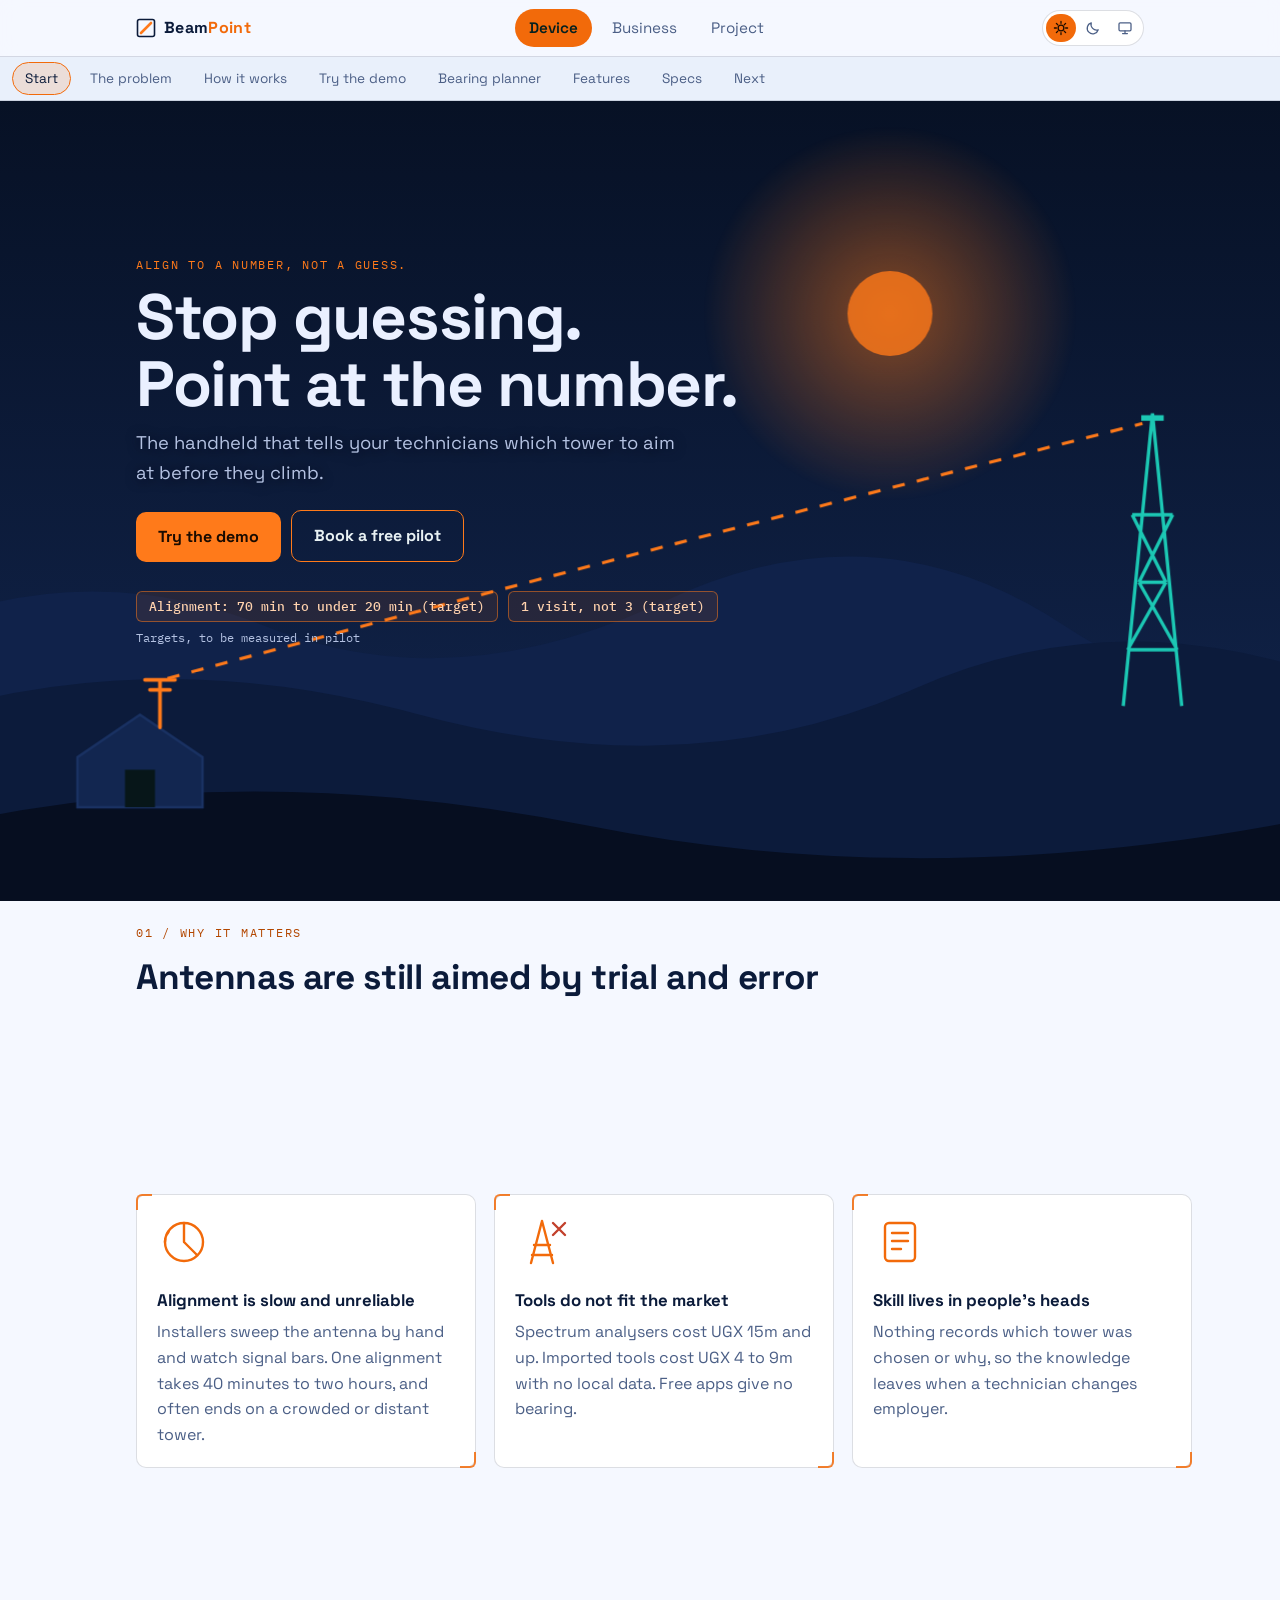
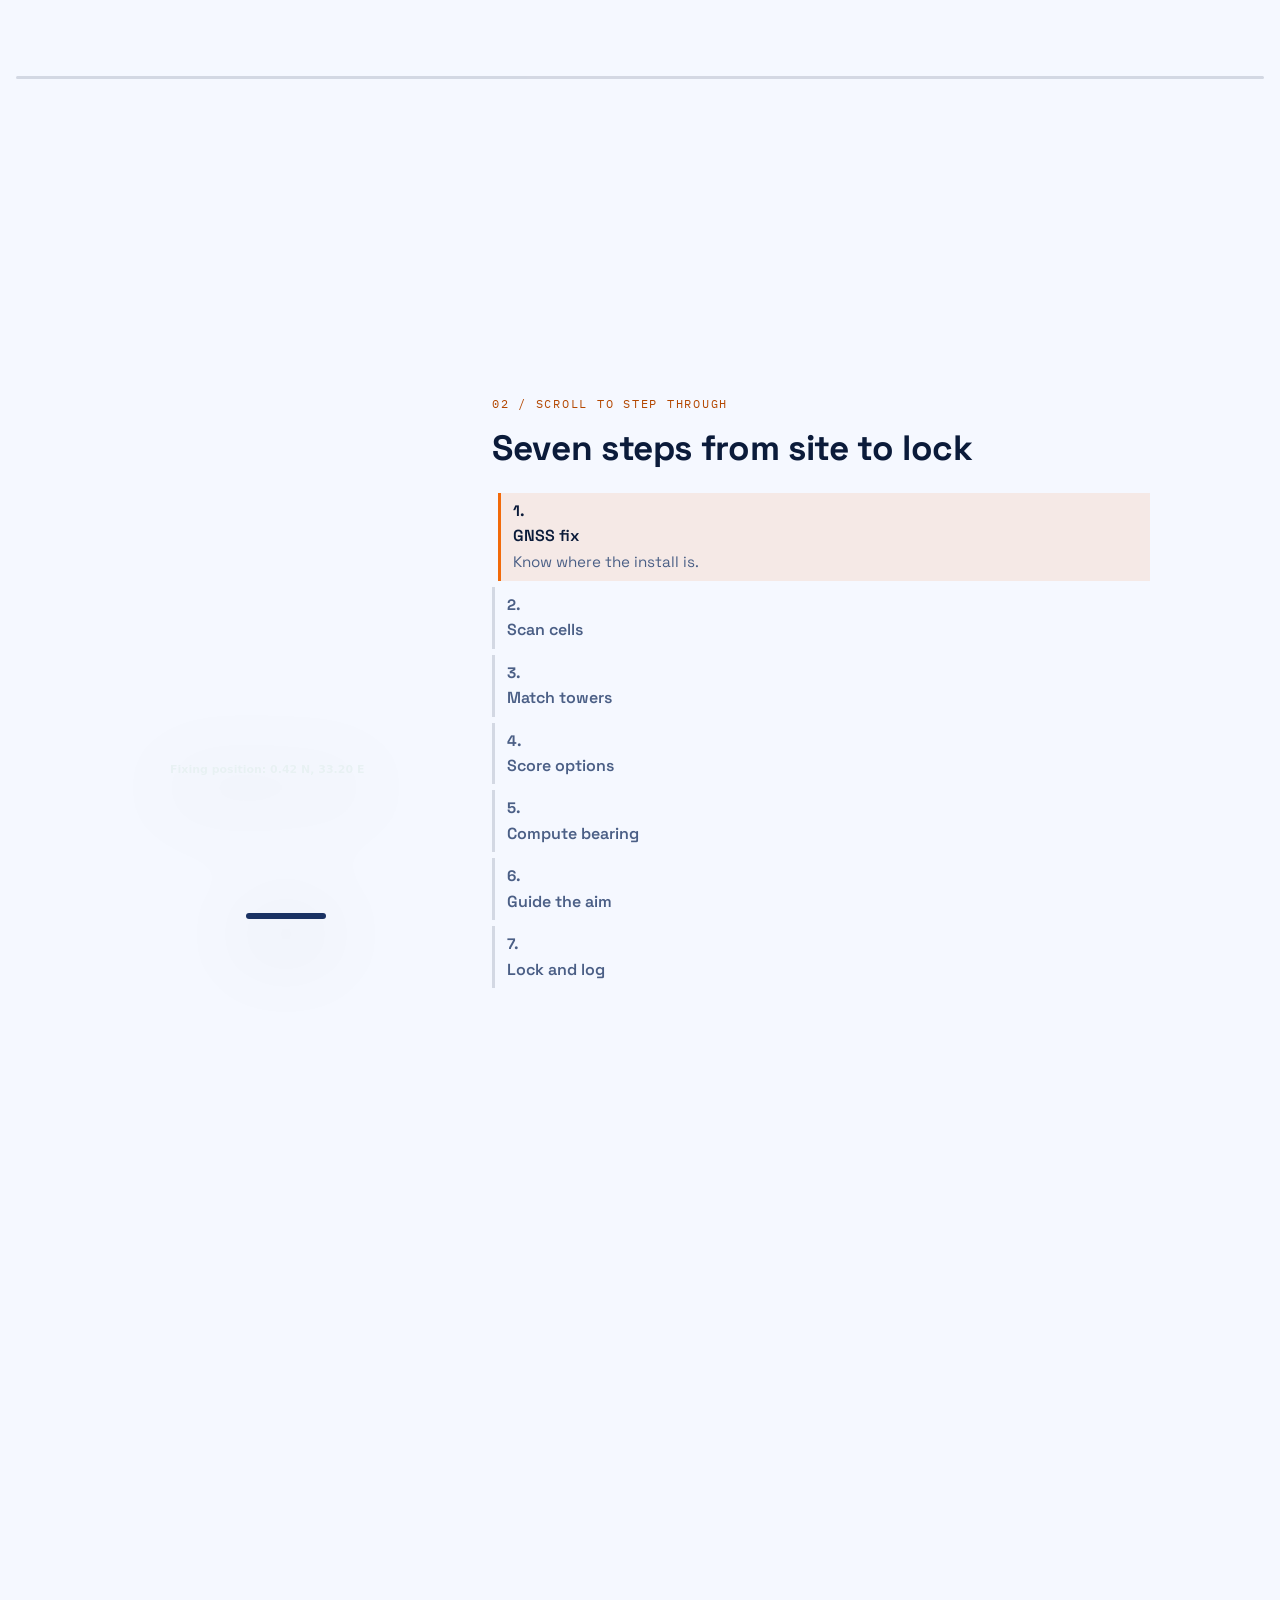
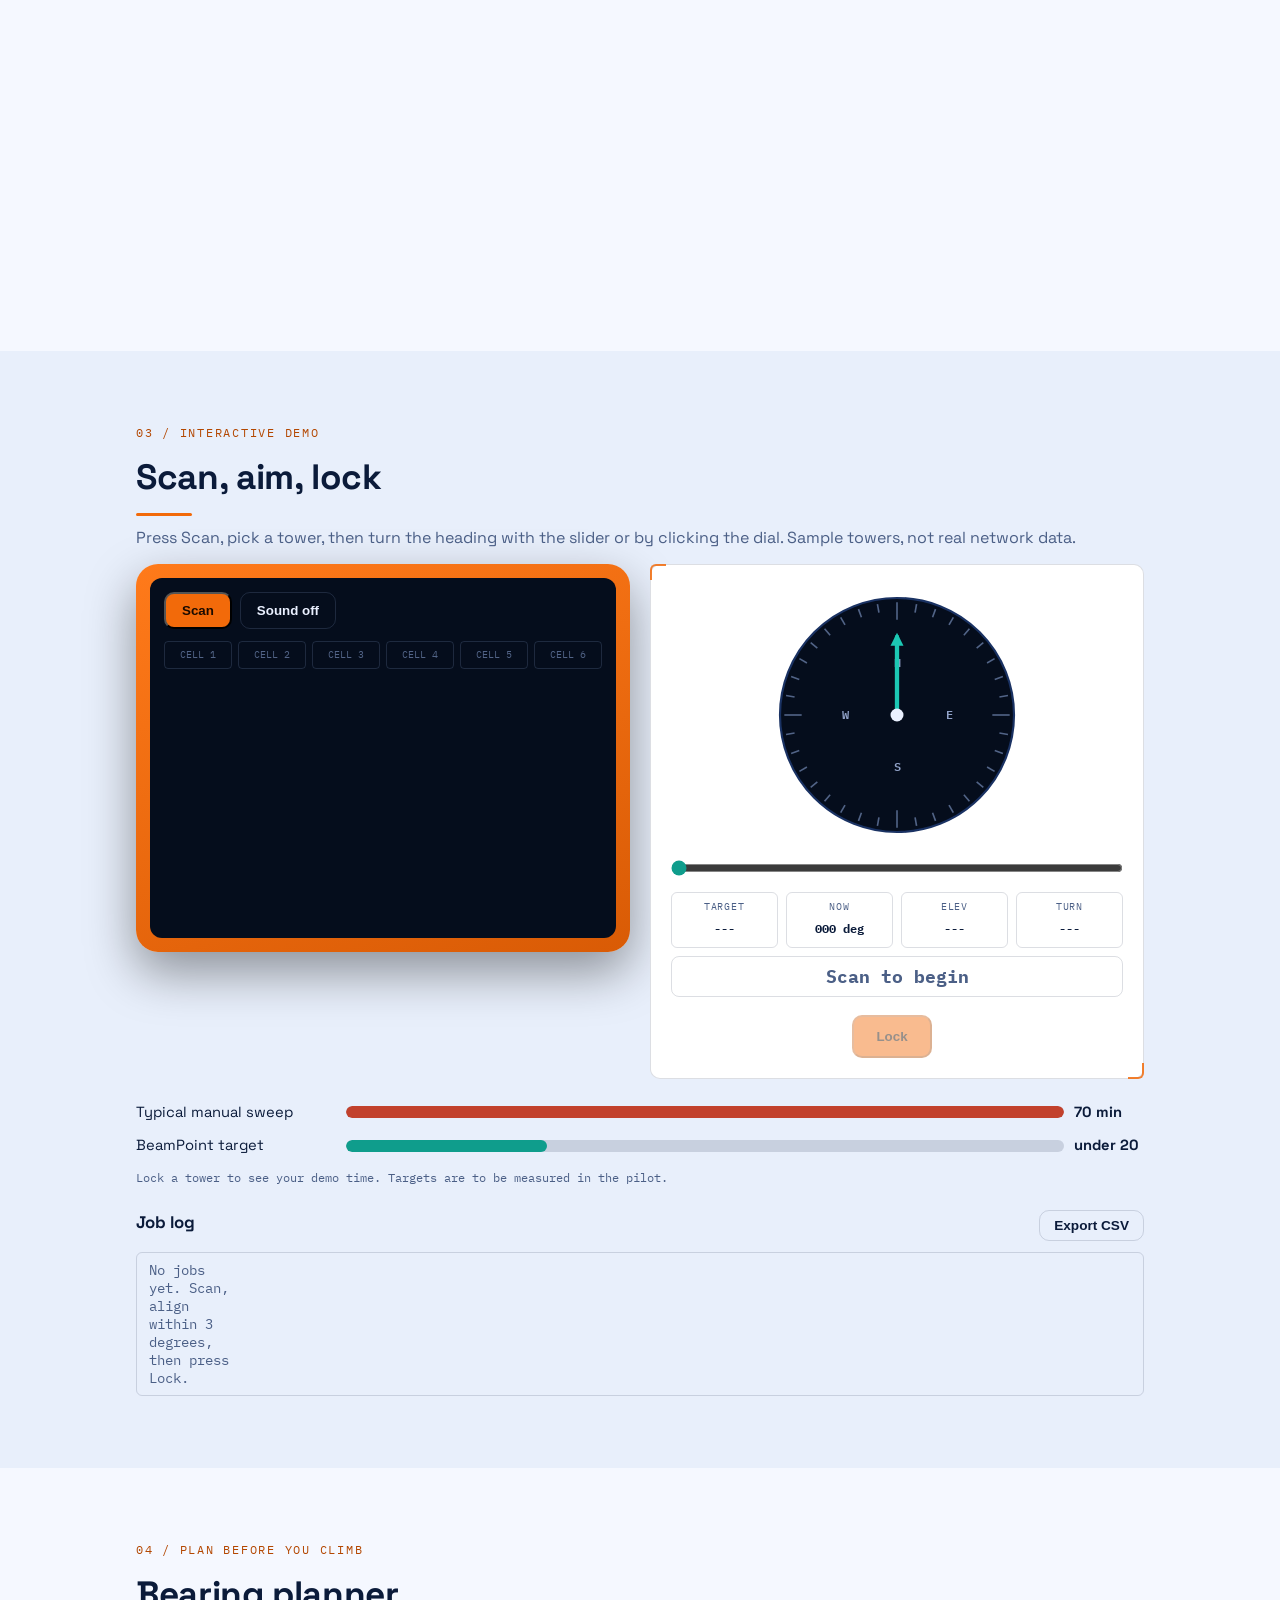
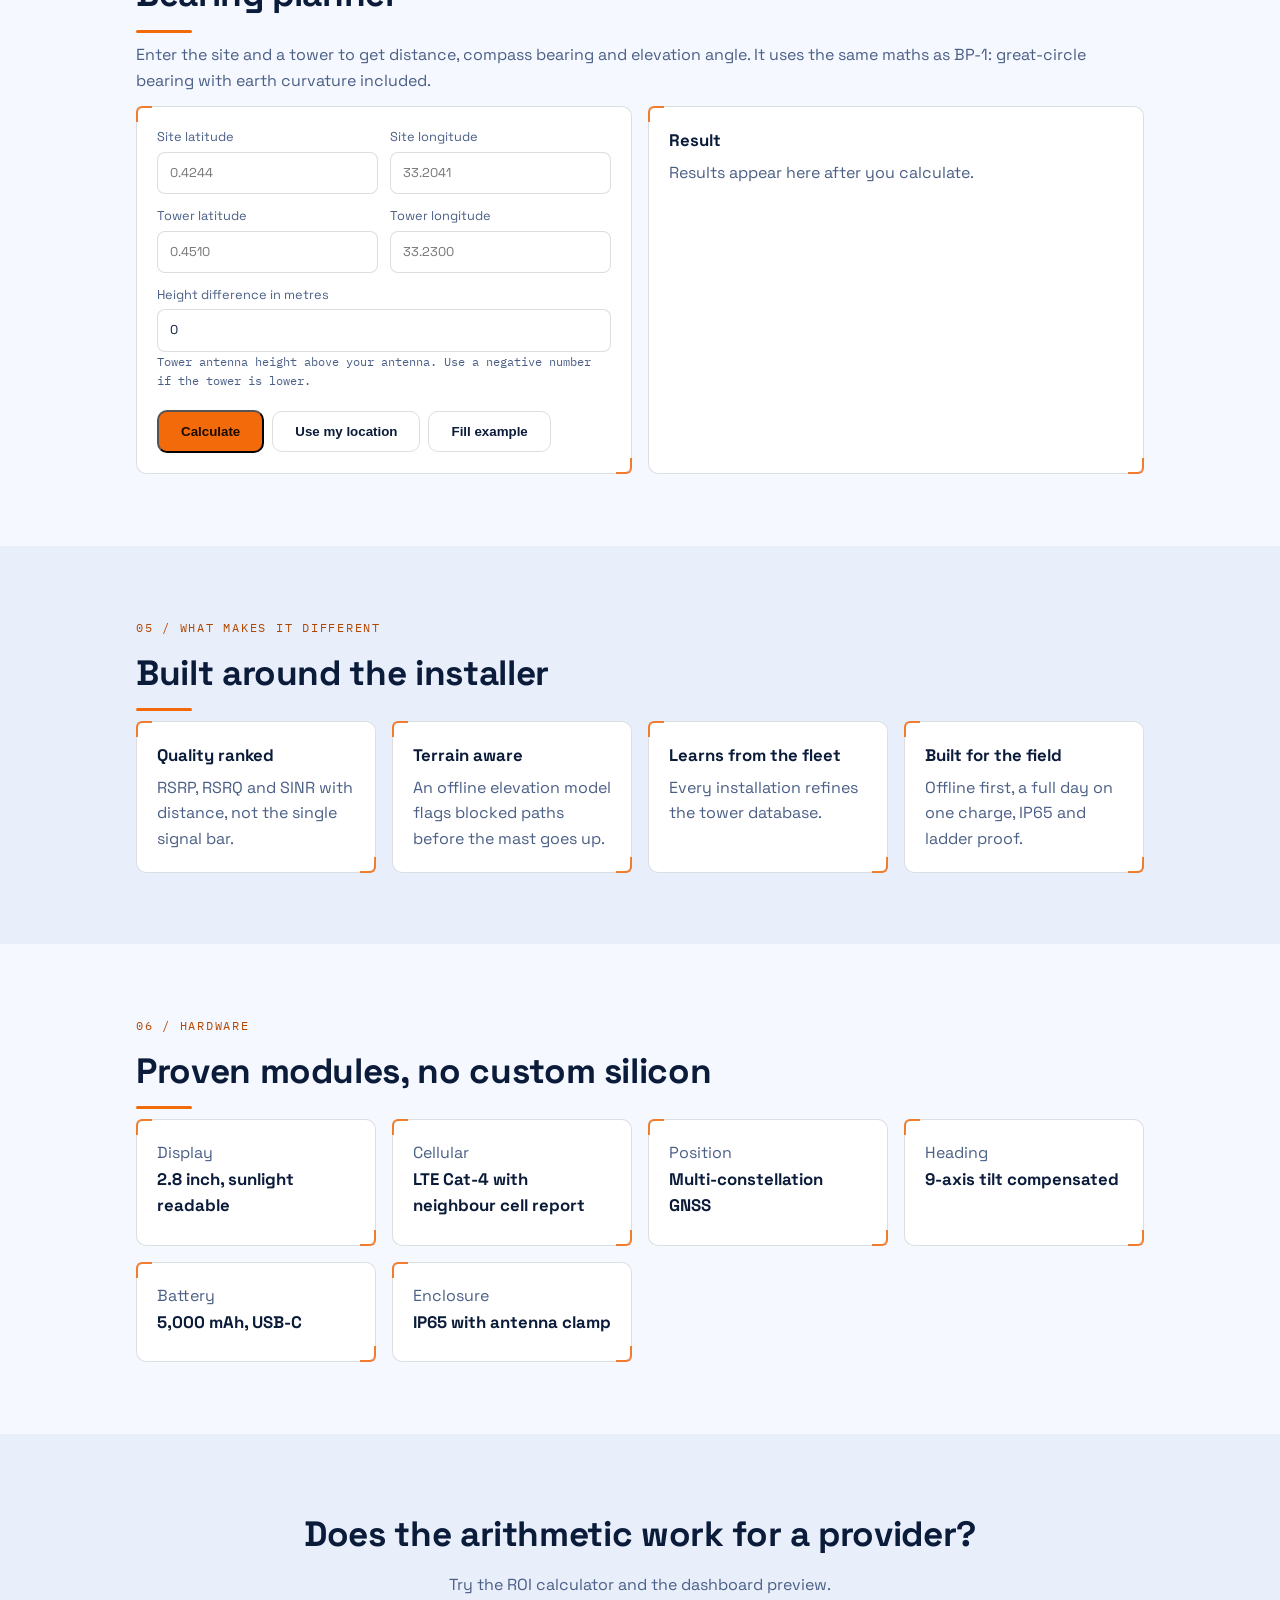
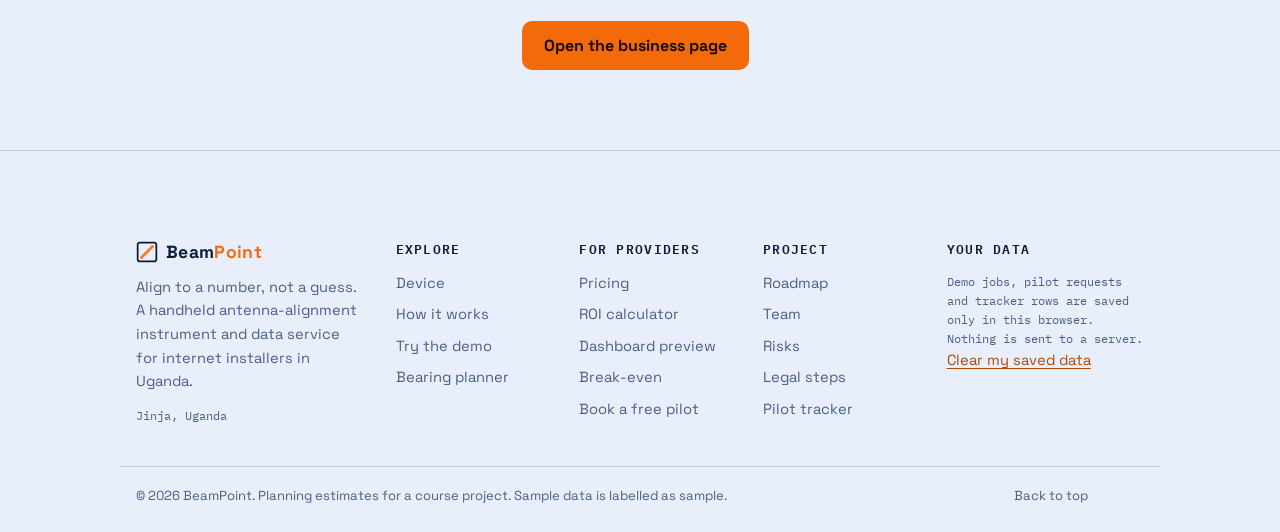
<file: index.html>
<!doctype html>
<html lang="en">
<head>
<meta charset="utf-8">
<meta name="viewport" content="width=device-width, initial-scale=1">
<meta name="theme-color" content="#f5f8ff">
<title>BeamPoint BP-1 Device</title>
<meta name="description" content="A handheld that tells internet installers which tower to point at before they climb.">
<script>document.documentElement.classList.add("js")</script>
<script>try{var m=localStorage.getItem("bp-mode")||"light";document.documentElement.dataset.mode=m;document.documentElement.dataset.theme=m==="auto"?(matchMedia("(prefers-color-scheme: dark)").matches?"dark":"light"):m}catch(e){}</script>
<link rel="preconnect" href="https://fonts.googleapis.com"><link rel="preconnect" href="https://fonts.gstatic.com" crossorigin>
<link rel="stylesheet" href="https://fonts.googleapis.com/css2?family=IBM+Plex+Mono:wght@400;500;600&family=Space+Grotesk:wght@400;500;700&display=swap">
<link rel="stylesheet" href="css/base.css">
<link rel="stylesheet" href="css/components.css">
<link rel="stylesheet" href="css/motion.css">
<link rel="stylesheet" href="css/features.css">
</head>
<body data-page="index.html">
<a class="skip" href="#main">Skip to content</a>
<noscript><p class="nojs">This site needs JavaScript for its interactive parts. Enable it and reload.</p></noscript>
<div id="progress"></div>
<header class="bar" id="site-header"></header>
<nav id="chips" aria-label="On this page"></nav>
<main id="main">
<section class="hero" id="top" data-title="Start">
  <div class="scene" data-art="scene"></div>
  <div class="wrap">
    <p class="eyebrow">Align to a number, not a guess.</p>
    <h1 data-split>Stop guessing. Point at the number.</h1>
    <p class="lead">The handheld that tells your technicians which tower to aim at before they climb.</p>
    <a class="btn" href="#demo">Try the demo</a><a class="btn ghost" href="project.html#pilot">Book a free pilot</a>
    <div class="chips2"><span>Alignment: 70 min to under 20 min (target)</span><span>1 visit, not 3 (target)</span></div>
    <p class="tiny">Targets, to be measured in pilot</p>
  </div>
</section>

<section class="pin hpin" id="problem" data-title="The problem">
  <div class="pin-in">
    <div class="wrap hhead"><p class="eyebrow">Why it matters</p><h2>Antennas are still aimed by trial and error</h2></div>
    <div class="track" data-render="problem"></div>
    <div class="hbarp"><i></i></div>
  </div>
</section>

<section class="pin morph" id="how" data-title="How it works">
  <div class="pin-in"><div class="wrap morph-grid">
    <div class="devwrap" data-art="device"></div>
    <div><p class="eyebrow">Scroll to step through</p><h2>Seven steps from site to lock</h2><ol class="steplist" data-render="steps"></ol></div>
  </div></div>
</section>

<section id="demo" class="alt" data-title="Try the demo"><div class="wrap">
  <p class="eyebrow rv">Interactive demo</p><h2 class="rv">Scan, aim, lock</h2>
  <p class="mute rv">Press Scan, pick a tower, then turn the heading with the slider or by clicking the dial. Sample towers, not real network data.</p>
  <div class="sim" id="sim">
    <div class="simframe"><div class="simscreen">
      <div class="simtop"><button class="btn" id="scan">Scan</button><button class="btn ghost" id="snd" aria-pressed="false">Sound off</button></div>
      <div class="cells" id="cells"></div>
      <ul class="tlist" id="tlist" aria-label="Ranked towers"></ul>
    </div></div>
    <div class="card simdial">
      <svg id="dial" viewBox="0 0 240 240" role="img" aria-label="Compass dial. Orange needle is the target, teal needle is the current heading."></svg>
      <input id="hdg" type="range" min="0" max="359" value="0" aria-label="Heading in degrees">
      <div class="readout"><div><small>TARGET</small><b id="r_target">---</b></div><div><small>NOW</small><b id="r_now">000 deg</b></div><div><small>ELEV</small><b id="r_elev">---</b></div><div><small>TURN</small><b id="r_turn">---</b></div></div>
      <div class="state" id="state" role="status">Scan to begin</div>
      <button class="btn" id="lock" disabled>Lock</button>
    </div>
  </div>
  <div class="cmp grow rv">
    <div class="hbar"><span>Typical manual sweep</span><span class="t"><i style="--w:100%"></i></span><b>70 min</b></div>
    <div class="hbar bp"><span>BeamPoint target</span><span class="t"><i style="--w:28%"></i></span><b>under 20</b></div>
    <p class="tiny" id="demotime">Lock a tower to see your demo time. Targets are to be measured in the pilot.</p>
  </div>
  <div class="hrow" style="margin-top:22px"><h3>Job log</h3><button class="btn ghost" data-export="jobs" type="button">Export CSV</button></div>
  <ul class="joblist" id="joblog"></ul>
</div></section>

<section id="planner" data-title="Bearing planner"><div class="wrap">
  <p class="eyebrow rv">Plan before you climb</p><h2 class="rv">Bearing planner</h2>
  <p class="mute rv">Enter the site and a tower to get distance, compass bearing and elevation angle. It uses the same maths as BP-1: great-circle bearing with earth curvature included.</p>
  <div class="two">
    <form id="planner-form" class="card rv" novalidate>
      <div class="fields" style="grid-template-columns:1fr 1fr">
        <label>Site latitude<input id="pl_slat" type="text" inputmode="decimal" placeholder="0.4244" autocomplete="off"></label>
        <label>Site longitude<input id="pl_slon" type="text" inputmode="decimal" placeholder="33.2041" autocomplete="off"></label>
        <label>Tower latitude<input id="pl_tlat" type="text" inputmode="decimal" placeholder="0.4510" autocomplete="off"></label>
        <label>Tower longitude<input id="pl_tlon" type="text" inputmode="decimal" placeholder="33.2300" autocomplete="off"></label>
      </div>
      <label style="margin-top:12px">Height difference in metres<input id="pl_dh" type="text" inputmode="decimal" value="0" autocomplete="off"></label>
      <p class="tiny">Tower antenna height above your antenna. Use a negative number if the tower is lower.</p>
      <div class="btnrow"><button class="btn" type="submit">Calculate</button><button class="btn ghost" type="button" id="pl-loc">Use my location</button><button class="btn ghost" type="button" id="pl-example">Fill example</button></div>
    </form>
    <div class="card rv" aria-live="polite">
      <h3>Result</h3>
      <p class="mute" id="pl-hint">Results appear here after you calculate.</p>
      <div id="pl-out" hidden>
        <div class="plres">
          <svg viewBox="0 0 120 120" class="plc" role="img" aria-label="Bearing compass"><circle cx="60" cy="60" r="54" class="pr"/><text x="60" y="20" class="pt">N</text><g id="pl-needle"><path d="M60 60 V16" class="pn"/><path d="M54 24 L60 10 L66 24Z" class="pnh"/></g><circle cx="60" cy="60" r="4" class="ph"/></svg>
          <dl><dt>Distance</dt><dd id="pl-km"></dd><dt>Bearing</dt><dd id="pl-br"></dd><dt>Elevation</dt><dd id="pl-el"></dd></dl>
        </div>
        <button class="btn ghost" type="button" id="pl-copy">Copy result</button>
      </div>
      <p id="pl-note" class="tiny"></p>
    </div>
  </div>
</div></section>

<section id="features" class="alt" data-title="Features"><div class="wrap">
  <p class="eyebrow rv">What makes it different</p><h2 class="rv">Built around the installer</h2>
  <div class="grid" data-render="features"></div>
</div></section>

<section id="specs" data-title="Specs"><div class="wrap">
  <p class="eyebrow rv">Hardware</p><h2 class="rv">Proven modules, no custom silicon</h2>
  <div class="grid" data-render="specs"></div>
</div></section>

<section class="alt cta" data-title="Next"><div class="wrap rv" id="next">
  <h2>Does the arithmetic work for a provider?</h2>
  <p class="mute">Try the ROI calculator and the dashboard preview.</p>
  <a class="btn" href="business.html">Open the business page</a>
</div></section>
</main>
<footer id="site-footer"></footer>
<script src="js/data.js"></script>
<script src="js/art.js"></script>
<script src="js/store.js"></script>
<script src="js/validate.js"></script>
<script src="js/render.js"></script>
<script src="js/theme.js"></script>
<script src="js/demo.js"></script>
<script src="js/planner.js"></script>
<script src="js/tools.js"></script>
<script src="js/tracker.js"></script>
<script src="js/motion.js"></script>
</body>
</html>
</file>
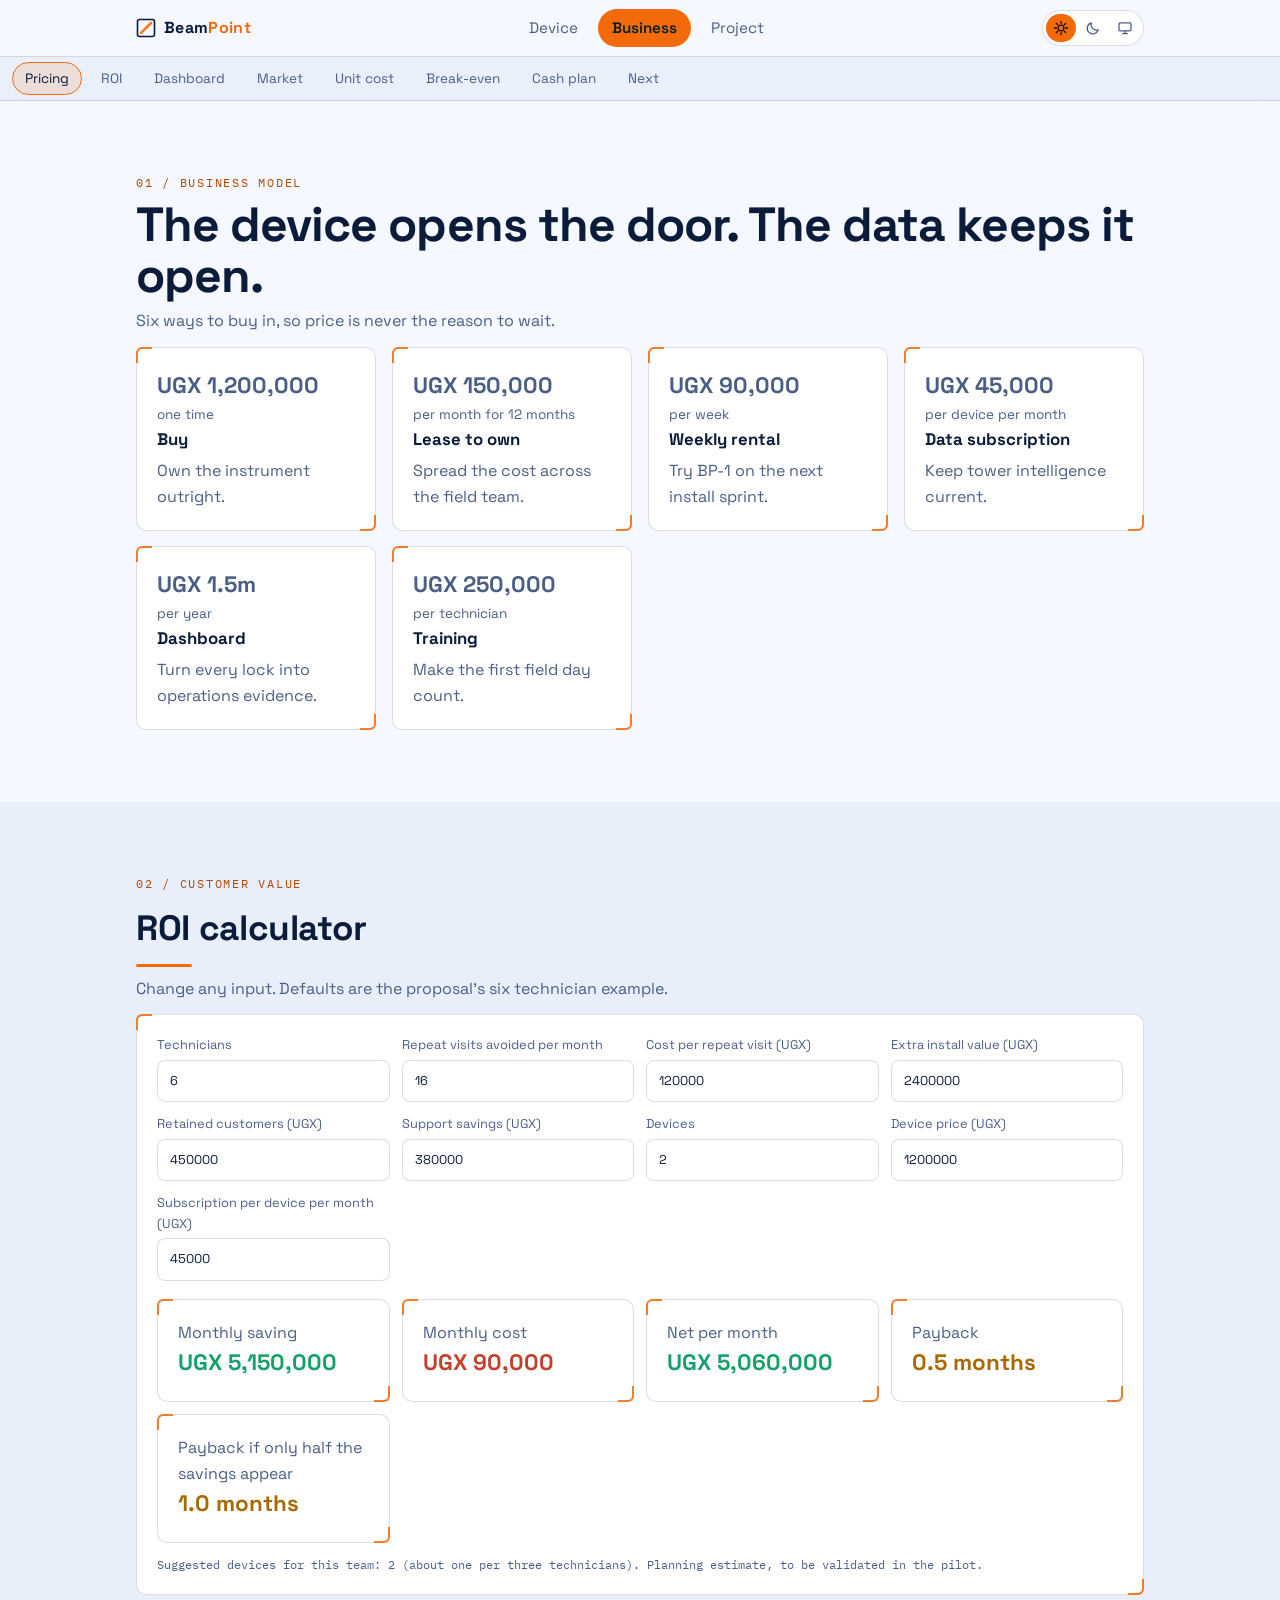
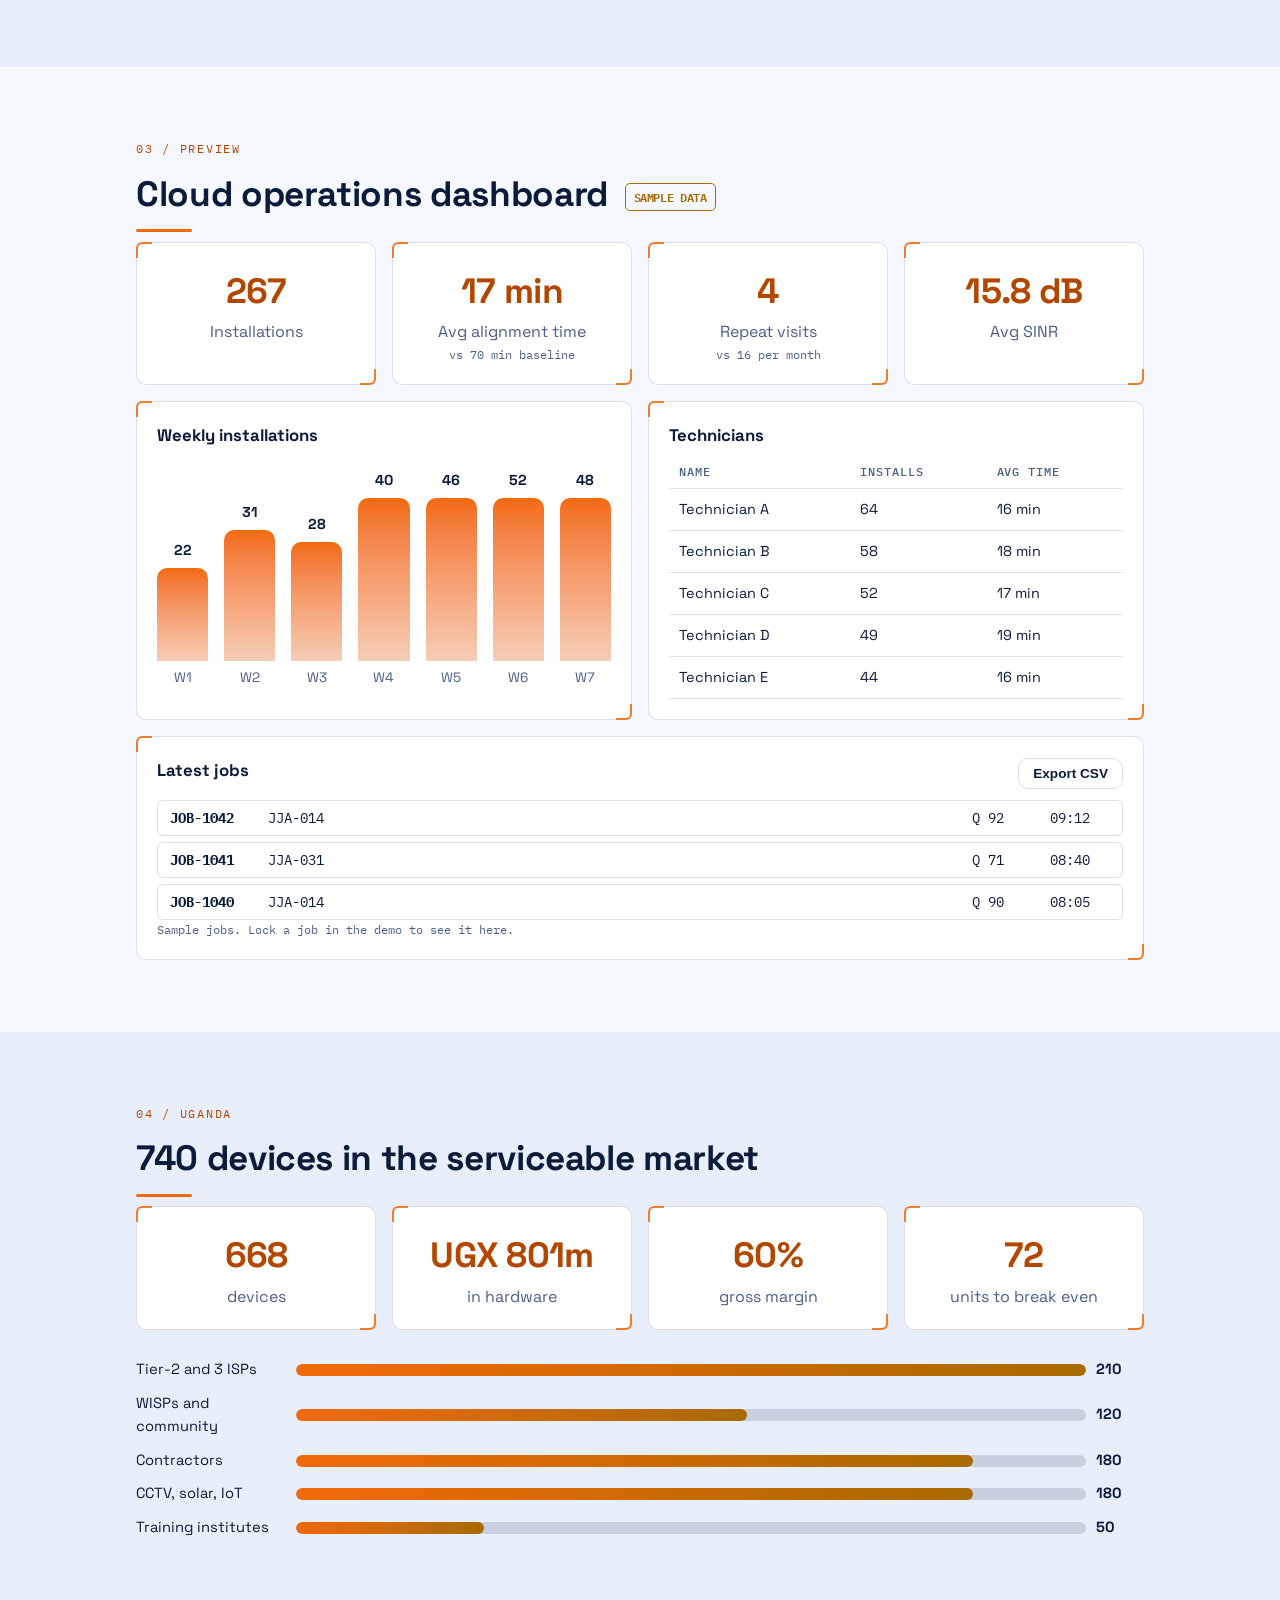
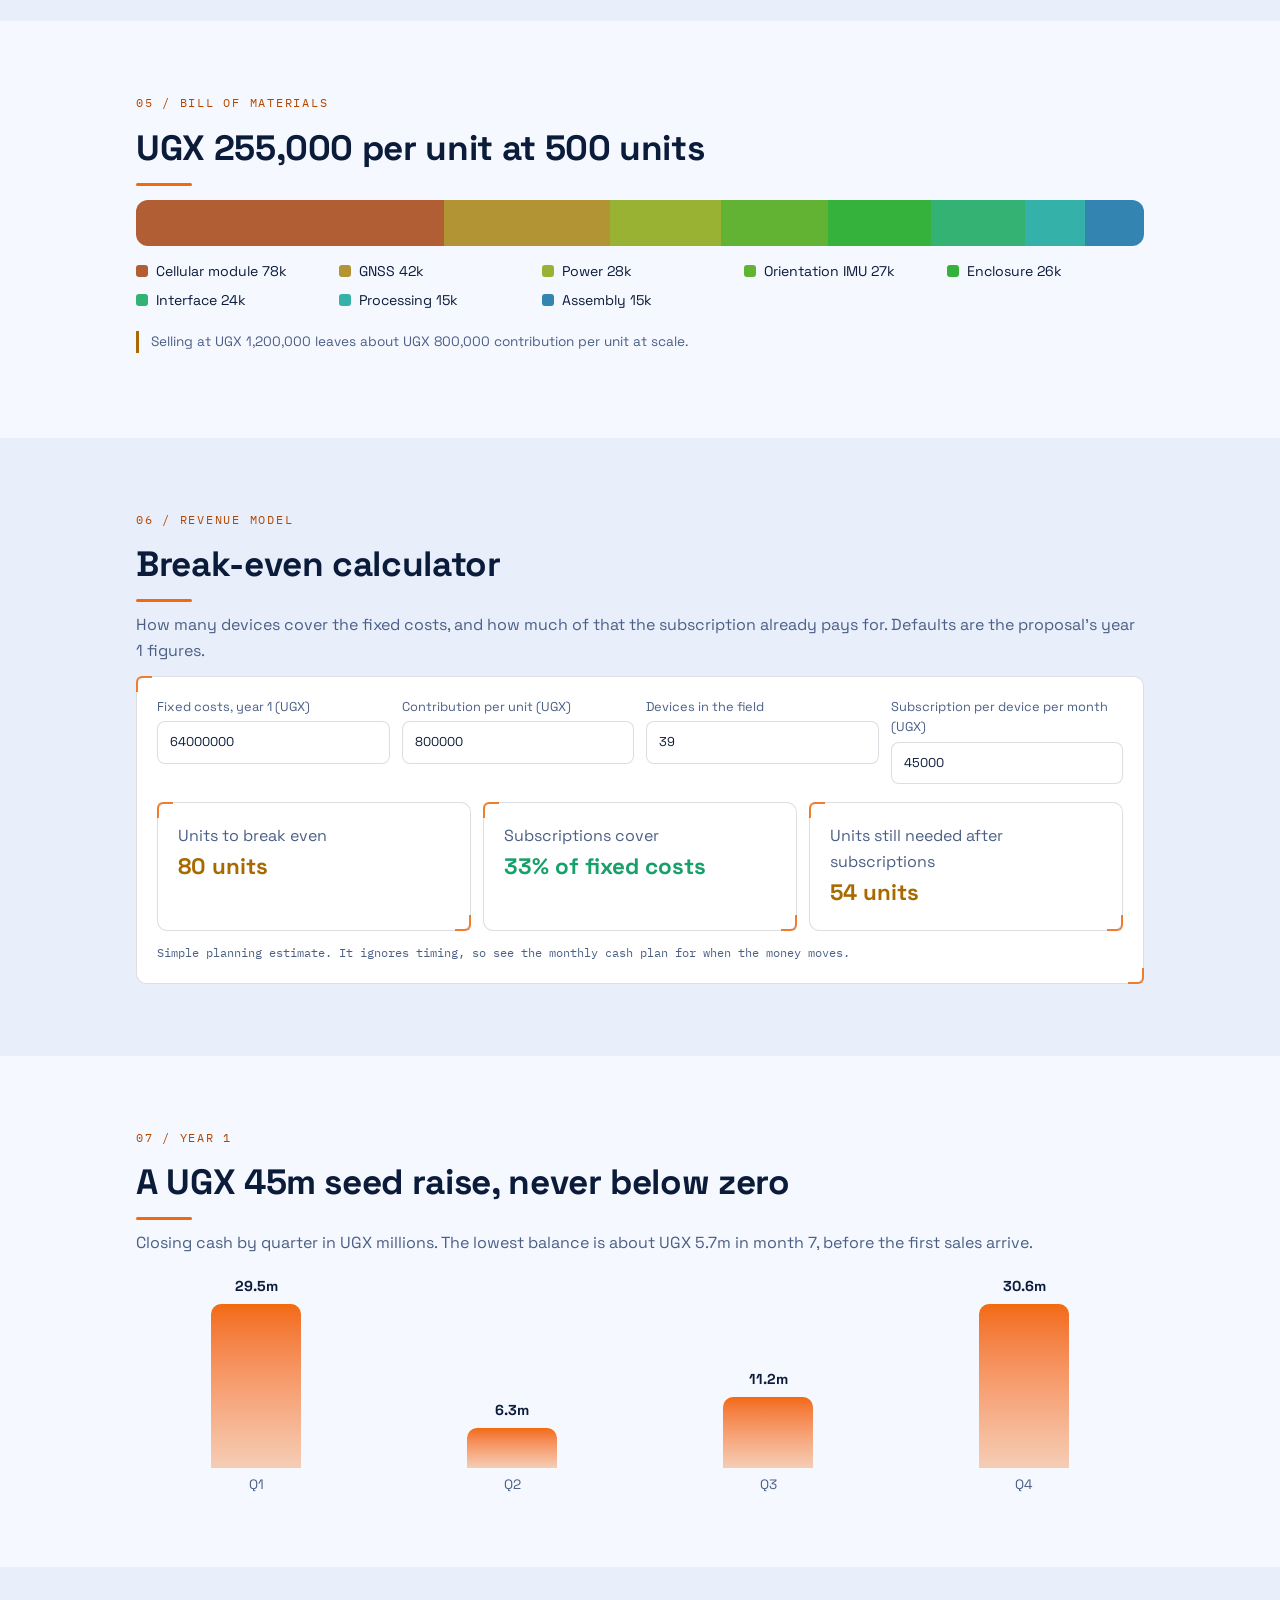
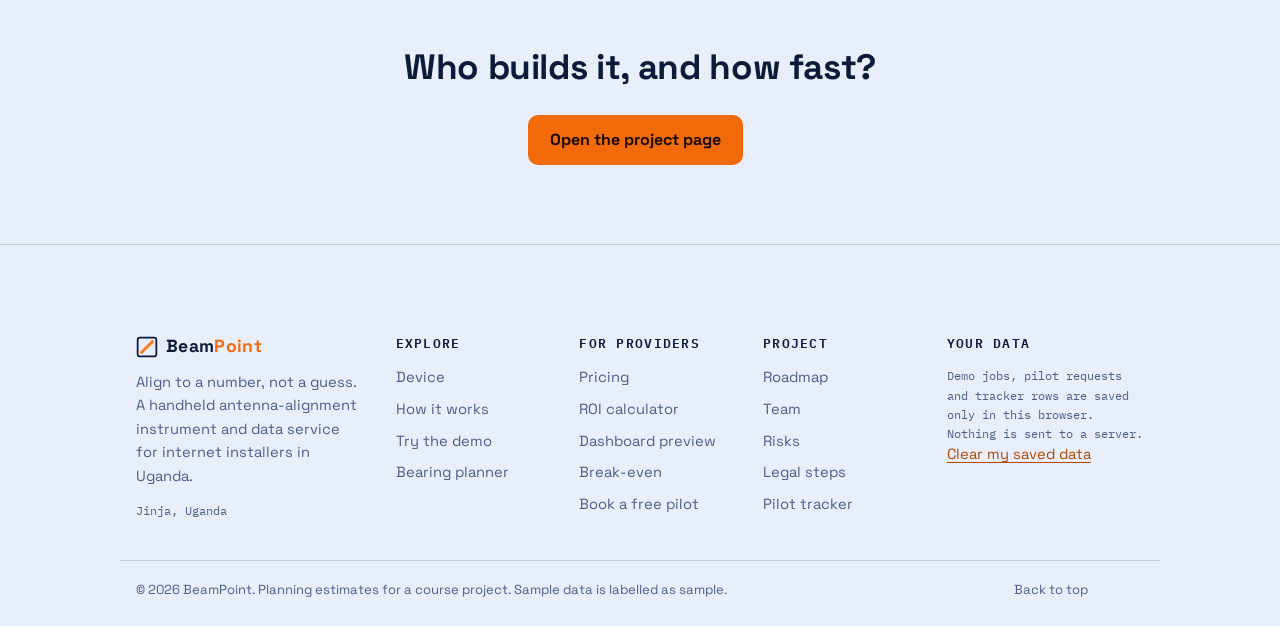
<file: business.html>
<!doctype html>
<html lang="en">
<head>
<meta charset="utf-8">
<meta name="viewport" content="width=device-width, initial-scale=1">
<meta name="theme-color" content="#f5f8ff">
<title>BeamPoint BP-1 Business</title>
<meta name="description" content="Pricing, market, savings and cash plan for BeamPoint BP-1.">
<script>document.documentElement.classList.add("js")</script>
<script>try{var m=localStorage.getItem("bp-mode")||"light";document.documentElement.dataset.mode=m;document.documentElement.dataset.theme=m==="auto"?(matchMedia("(prefers-color-scheme: dark)").matches?"dark":"light"):m}catch(e){}</script>
<link rel="preconnect" href="https://fonts.googleapis.com"><link rel="preconnect" href="https://fonts.gstatic.com" crossorigin>
<link rel="stylesheet" href="https://fonts.googleapis.com/css2?family=IBM+Plex+Mono:wght@400;500;600&family=Space+Grotesk:wght@400;500;700&display=swap">
<link rel="stylesheet" href="css/base.css">
<link rel="stylesheet" href="css/components.css">
<link rel="stylesheet" href="css/motion.css">
<link rel="stylesheet" href="css/features.css">
</head>
<body data-page="business.html">
<a class="skip" href="#main">Skip to content</a>
<noscript><p class="nojs">This site needs JavaScript for its interactive parts. Enable it and reload.</p></noscript>
<div id="progress"></div>
<header class="bar" id="site-header"></header>
<nav id="chips" aria-label="On this page"></nav>
<main id="main">
<section id="pricing" data-title="Pricing"><div class="wrap">
  <p class="eyebrow rv">Business model</p><h1 class="rv" style="font-size:clamp(2rem,6vw,3rem)">The device opens the door. The data keeps it open.</h1>
  <p class="mute rv">Six ways to buy in, so price is never the reason to wait.</p>
  <div class="grid" data-render="pricing"></div>
</div></section>

<section id="savings" class="alt" data-title="ROI"><div class="wrap">
  <p class="eyebrow rv">Customer value</p><h2 class="rv">ROI calculator</h2>
  <p class="mute rv">Change any input. Defaults are the proposal's six technician example.</p>
  <div class="card rv" id="roi">
    <div class="fields">
      <label>Technicians<input type="number" id="r_tech" value="6" min="1"></label>
      <label>Repeat visits avoided per month<input type="number" id="r_visits" value="16" min="0"></label>
      <label>Cost per repeat visit (UGX)<input type="number" id="r_cost" value="120000" min="0"></label>
      <label>Extra install value (UGX)<input type="number" id="r_extra" value="2400000" min="0"></label>
      <label>Retained customers (UGX)<input type="number" id="r_ret" value="450000" min="0"></label>
      <label>Support savings (UGX)<input type="number" id="r_sup" value="380000" min="0"></label>
      <label>Devices<input type="number" id="r_dev" value="2" min="1"></label>
      <label>Device price (UGX)<input type="number" id="r_price" value="1200000" min="0"></label>
      <label>Subscription per device per month (UGX)<input type="number" id="r_sub" value="45000" min="0"></label>
    </div>
    <div class="results">
      <div class="card"><p>Monthly saving</p><b id="o_save"></b></div>
      <div class="card"><p>Monthly cost</p><b id="o_cost" style="color:var(--bad)"></b></div>
      <div class="card"><p>Net per month</p><b id="o_net"></b></div>
      <div class="card warm"><p>Payback</p><b id="o_pb"></b></div>
      <div class="card warm"><p>Payback if only half the savings appear</p><b id="o_half"></b></div>
    </div>
    <p class="tiny" style="margin-top:12px">Suggested devices for this team: <span id="o_sug"></span> (about one per three technicians). Planning estimate, to be validated in the pilot.</p>
  </div>
</div></section>

<section id="dashboard" data-title="Dashboard"><div class="wrap">
  <p class="eyebrow rv">Preview</p><h2 class="rv">Cloud operations dashboard <span class="badge">SAMPLE DATA</span></h2>
  <div class="grid stats" data-render="kpis"></div>
  <div class="two" style="margin-top:16px">
    <div class="card grow rv"><h3>Weekly installations</h3><div class="cols" data-render="weekly"></div></div>
    <div class="card rv"><h3>Technicians</h3><table><thead><tr><th>Name</th><th>Installs</th><th>Avg time</th></tr></thead><tbody data-render="techs"></tbody></table></div>
  </div>
  <div class="card rv" style="margin-top:16px"><div class="hrow"><h3>Latest jobs</h3><button class="btn ghost" data-export="jobs" type="button">Export CSV</button></div><ul class="joblist" id="latest"></ul><p class="tiny" id="jobsrc"></p></div>
</div></section>

<section id="market" class="alt" data-title="Market"><div class="wrap">
  <p class="eyebrow rv">Uganda</p><h2 class="rv">740 devices in the serviceable market</h2>
  <div class="grid stats">
    <div class="card rv"><b data-count="740">0</b><p>devices</p></div>
    <div class="card rv" style="--d:.1s"><b data-count="888" data-pre="UGX " data-suf="m">0</b><p>in hardware</p></div>
    <div class="card rv" style="--d:.2s"><b data-count="67" data-suf="%">0</b><p>gross margin</p></div>
    <div class="card rv" style="--d:.3s"><b data-count="80">0</b><p>units to break even</p></div>
  </div>
  <div class="grow" style="margin-top:28px" data-render="market"></div>
</div></section>

<section id="costs" data-title="Unit cost"><div class="wrap">
  <p class="eyebrow rv">Bill of materials</p><h2 class="rv">UGX 255,000 per unit at 500 units</h2>
  <div class="grow"><div class="stack" data-render="bom"></div><div class="legend" data-render="bomlegend"></div></div>
  <p class="note">Selling at UGX 1,200,000 leaves about UGX 800,000 contribution per unit at scale.</p>
</div></section>

<section id="breakeven" class="alt" data-title="Break-even"><div class="wrap">
  <p class="eyebrow rv">Revenue model</p><h2 class="rv">Break-even calculator</h2>
  <p class="mute rv">How many devices cover the fixed costs, and how much of that the subscription already pays for. Defaults are the proposal's year 1 figures.</p>
  <div class="card rv" id="be">
    <div class="fields">
      <label>Fixed costs, year 1 (UGX)<input type="number" id="b_fixed" value="64000000" min="1"></label>
      <label>Contribution per unit (UGX)<input type="number" id="b_contrib" value="800000" min="1"></label>
      <label>Devices in the field<input type="number" id="b_devs" value="39" min="0"></label>
      <label>Subscription per device per month (UGX)<input type="number" id="b_sub" value="45000" min="0"></label>
    </div>
    <div class="results">
      <div class="card warm"><p>Units to break even</p><b id="o_units"></b></div>
      <div class="card"><p>Subscriptions cover</p><b id="o_cover"></b></div>
      <div class="card warm"><p>Units still needed after subscriptions</p><b id="o_after"></b></div>
    </div>
    <p class="tiny" style="margin-top:12px">Simple planning estimate. It ignores timing, so see the monthly cash plan for when the money moves.</p>
  </div>
</div></section>

<section id="cash" data-title="Cash plan"><div class="wrap">
  <p class="eyebrow rv">Year 1</p><h2 class="rv">A UGX 45m seed raise, never below zero</h2>
  <p class="mute rv">Closing cash by quarter in UGX millions. The lowest balance is about UGX 5.7m in month 7, before the first sales arrive.</p>
  <div class="grow"><div class="cols" data-render="cash"></div></div>
</div></section>

<section class="alt cta" data-title="Next"><div class="wrap rv">
  <h2>Who builds it, and how fast?</h2>
  <a class="btn" href="project.html">Open the project page</a>
</div></section>
</main>
<footer id="site-footer"></footer>
<script src="js/data.js"></script>
<script src="js/art.js"></script>
<script src="js/store.js"></script>
<script src="js/validate.js"></script>
<script src="js/render.js"></script>
<script src="js/theme.js"></script>
<script src="js/demo.js"></script>
<script src="js/planner.js"></script>
<script src="js/tools.js"></script>
<script src="js/tracker.js"></script>
<script src="js/motion.js"></script>
</body>
</html>
</file>
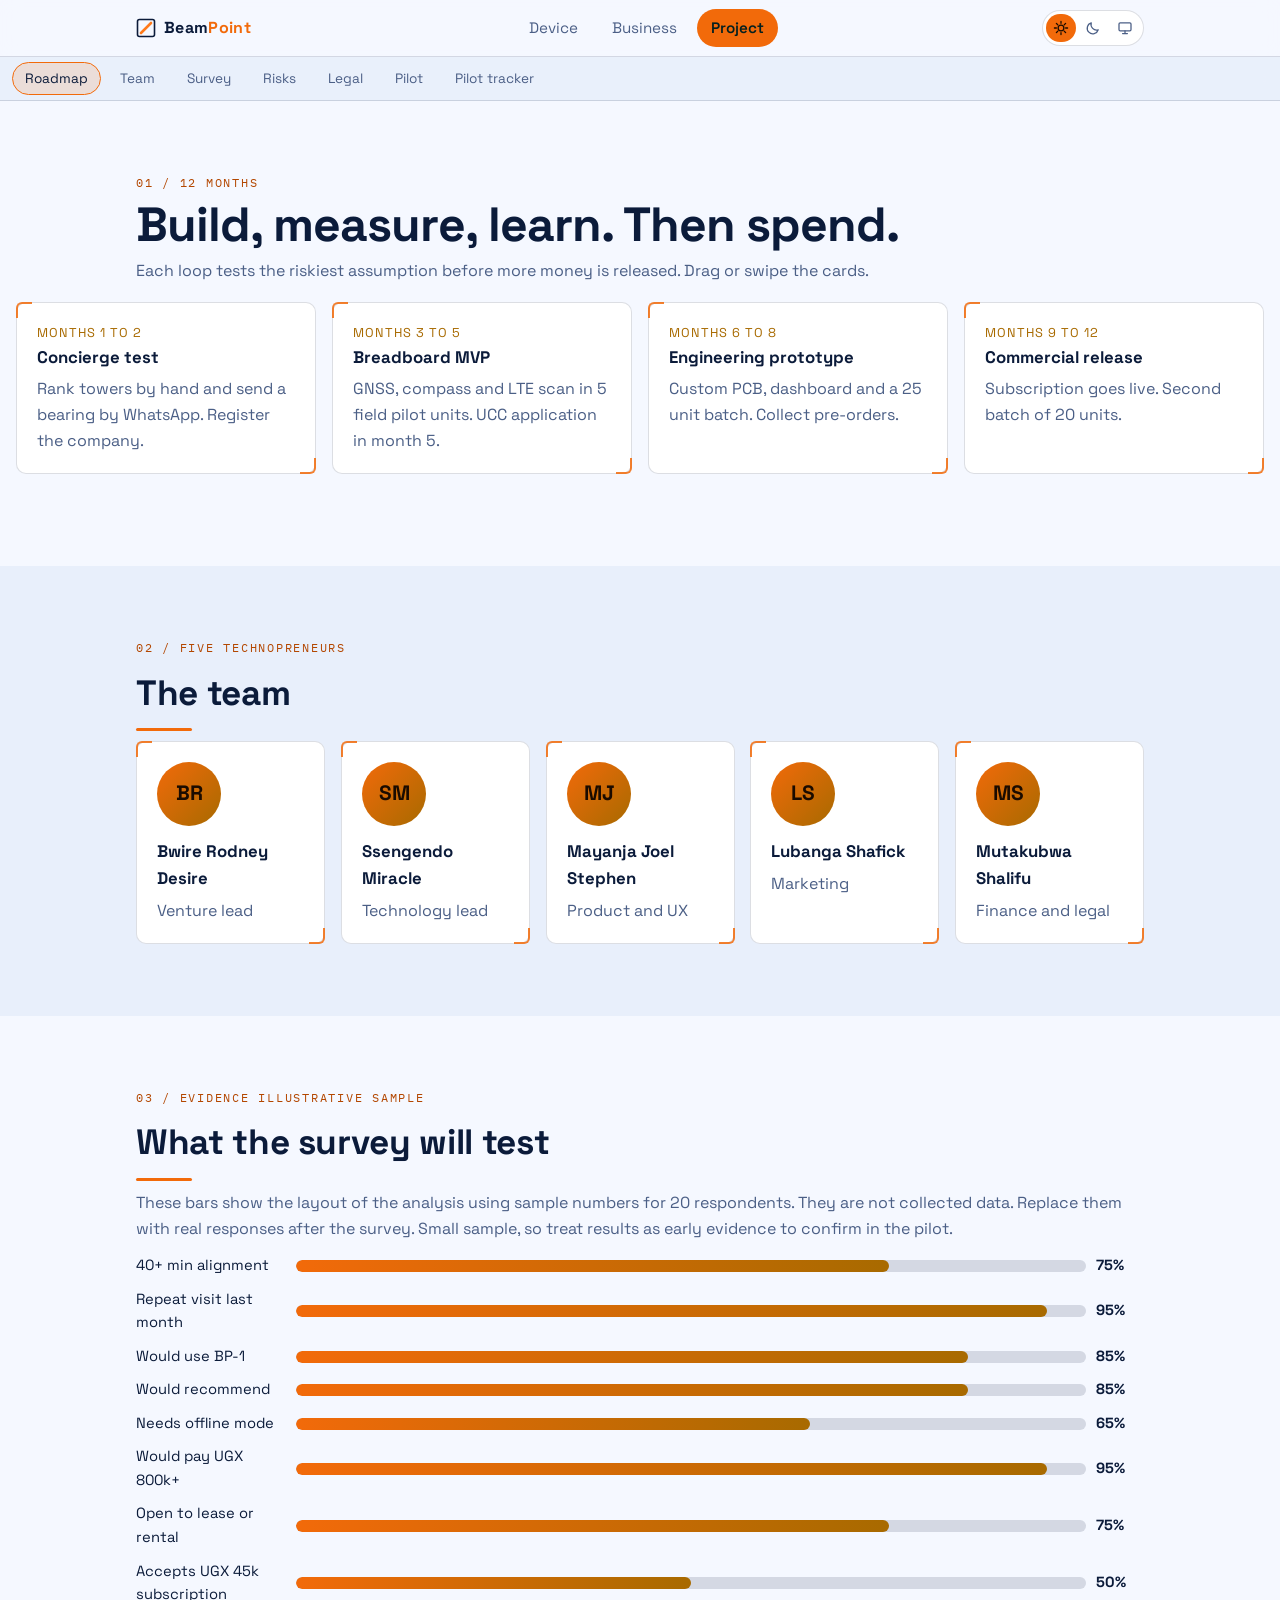
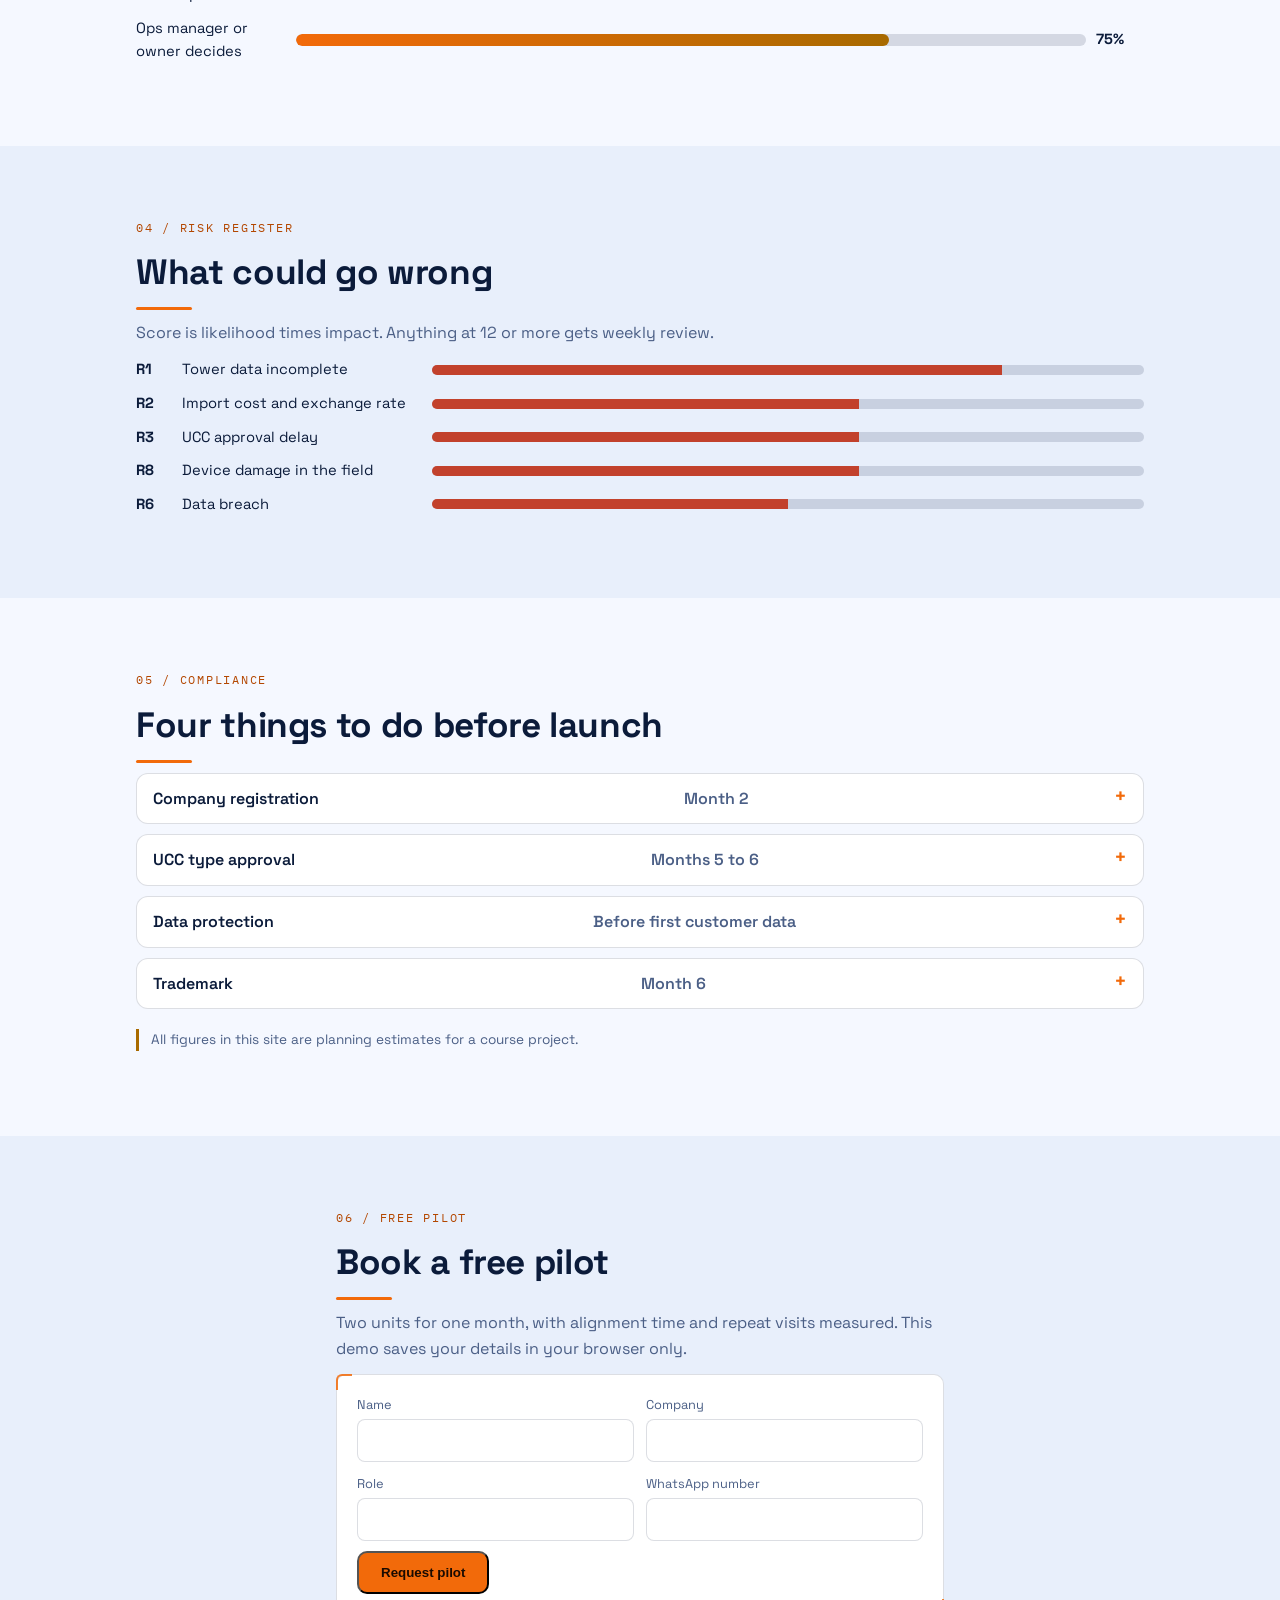
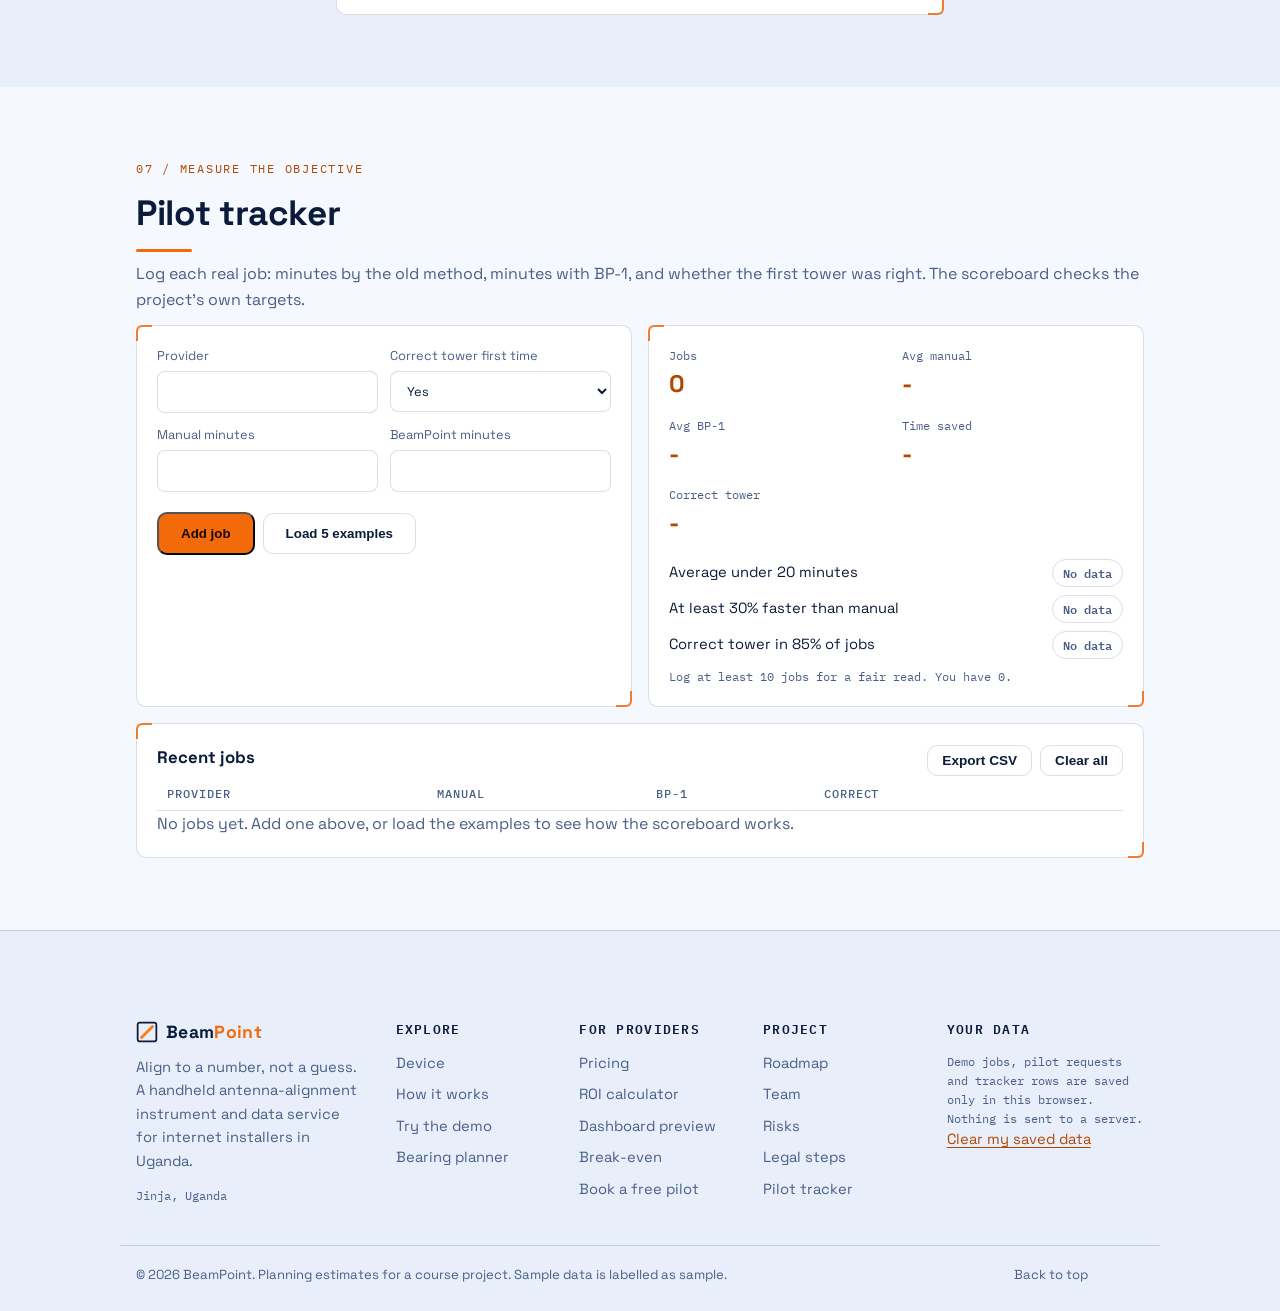
<file: project.html>
<!doctype html>
<html lang="en">
<head>
<meta charset="utf-8">
<meta name="viewport" content="width=device-width, initial-scale=1">
<meta name="theme-color" content="#f5f8ff">
<title>BeamPoint BP-1 Project</title>
<meta name="description" content="Roadmap, team, risks and legal steps for BeamPoint BP-1.">
<script>document.documentElement.classList.add("js")</script>
<script>try{var m=localStorage.getItem("bp-mode")||"light";document.documentElement.dataset.mode=m;document.documentElement.dataset.theme=m==="auto"?(matchMedia("(prefers-color-scheme: dark)").matches?"dark":"light"):m}catch(e){}</script>
<link rel="preconnect" href="https://fonts.googleapis.com"><link rel="preconnect" href="https://fonts.gstatic.com" crossorigin>
<link rel="stylesheet" href="https://fonts.googleapis.com/css2?family=IBM+Plex+Mono:wght@400;500;600&family=Space+Grotesk:wght@400;500;700&display=swap">
<link rel="stylesheet" href="css/base.css">
<link rel="stylesheet" href="css/components.css">
<link rel="stylesheet" href="css/motion.css">
<link rel="stylesheet" href="css/features.css">
</head>
<body data-page="project.html">
<a class="skip" href="#main">Skip to content</a>
<noscript><p class="nojs">This site needs JavaScript for its interactive parts. Enable it and reload.</p></noscript>
<div id="progress"></div>
<header class="bar" id="site-header"></header>
<nav id="chips" aria-label="On this page"></nav>
<main id="main">
<section id="roadmap" data-title="Roadmap"><div class="wrap">
  <p class="eyebrow rv">12 months</p><h1 class="rv" style="font-size:clamp(2rem,6vw,3rem)">Build, measure, learn. Then spend.</h1>
  <p class="mute rv">Each loop tests the riskiest assumption before more money is released. Drag or swipe the cards.</p>
</div><div class="rail rv" data-render="roadmap"></div></section>

<section id="team" class="alt" data-title="Team"><div class="wrap">
  <p class="eyebrow rv">Five technopreneurs</p><h2 class="rv">The team</h2>
  <div class="grid" style="grid-template-columns:repeat(auto-fit,minmax(170px,1fr))" data-render="team"></div>
</div></section>

<section id="survey" data-title="Survey"><div class="wrap">
  <p class="eyebrow rv">Evidence <span class="badge">ILLUSTRATIVE SAMPLE</span></p><h2 class="rv">What the survey will test</h2>
  <p class="mute rv">These bars show the layout of the analysis using sample numbers for 20 respondents. They are not collected data. Replace them with real responses after the survey. Small sample, so treat results as early evidence to confirm in the pilot.</p>
  <div class="grow" data-render="survey"></div>
</div></section>

<section id="risks" class="alt" data-title="Risks"><div class="wrap">
  <p class="eyebrow rv">Risk register</p><h2 class="rv">What could go wrong</h2>
  <p class="mute rv">Score is likelihood times impact. Anything at 12 or more gets weekly review.</p>
  <div class="grow" data-render="risks"></div>
</div></section>

<section id="legal" data-title="Legal"><div class="wrap">
  <p class="eyebrow rv">Compliance</p><h2 class="rv">Four things to do before launch</h2>
  <div class="rv" data-render="legal"></div>
  <p class="note">All figures in this site are planning estimates for a course project.</p>
</div></section>

<section id="pilot" class="alt" data-title="Pilot"><div class="wrap" style="max-width:640px">
  <p class="eyebrow rv">Free pilot</p><h2 class="rv">Book a free pilot</h2>
  <p class="mute rv">Two units for one month, with alignment time and repeat visits measured. This demo saves your details in your browser only.</p>
  <form id="pilotform" class="card rv">
    <div class="fields" style="grid-template-columns:1fr 1fr">
      <label>Name<input type="text" name="name" required autocomplete="name"></label>
      <label>Company<input type="text" name="company" required autocomplete="organization"></label>
      <label>Role<input type="text" name="role" required></label>
      <label>WhatsApp number<input type="tel" name="whatsapp" required inputmode="tel"></label>
    </div>
    <button class="btn" type="submit">Request pilot</button>
  </form>
  <div class="card thanks" id="thanks" hidden><h3>Thank you, <b></b>.</h3><p>Your pilot request is saved. We will message you on WhatsApp.</p></div>
</div></section>


<section id="tracker" data-title="Pilot tracker"><div class="wrap">
  <p class="eyebrow rv">Measure the objective</p><h2 class="rv">Pilot tracker</h2>
  <p class="mute rv">Log each real job: minutes by the old method, minutes with BP-1, and whether the first tower was right. The scoreboard checks the project's own targets.</p>
  <div class="two">
    <form id="trk-form" class="card rv" novalidate>
      <div class="fields" style="grid-template-columns:1fr 1fr">
        <label>Provider<input type="text" name="provider" id="trk_provider" autocomplete="off"></label>
        <label>Correct tower first time<select name="ok"><option value="yes">Yes</option><option value="no">No</option></select></label>
        <label>Manual minutes<input type="text" inputmode="numeric" name="manual" id="trk_manual" autocomplete="off"></label>
        <label>BeamPoint minutes<input type="text" inputmode="numeric" name="bp" id="trk_bp" autocomplete="off"></label>
      </div>
      <div class="btnrow"><button class="btn" type="submit">Add job</button><button class="btn ghost" type="button" id="trk-sample">Load 5 examples</button></div>
    </form>
    <div class="card rv">
      <div class="results" style="margin-top:0">
        <div><p class="tiny">Jobs</p><b class="kv" id="t_n">0</b></div><div><p class="tiny">Avg manual</p><b class="kv" id="t_m">-</b></div><div><p class="tiny">Avg BP-1</p><b class="kv" id="t_b">-</b></div><div><p class="tiny">Time saved</p><b class="kv" id="t_s">-</b></div><div><p class="tiny">Correct tower</p><b class="kv" id="t_r">-</b></div>
      </div>
      <ul class="goals"><li>Average under 20 minutes <span class="pill" id="g1">No data</span></li><li>At least 30% faster than manual <span class="pill" id="g2">No data</span></li><li>Correct tower in 85% of jobs <span class="pill" id="g3">No data</span></li></ul>
      <p class="tiny" id="t_note"></p>
    </div>
  </div>
  <div class="card rv" style="margin-top:16px">
    <div class="hrow"><h3>Recent jobs</h3><span><button class="btn ghost" id="trk-export" type="button">Export CSV</button><button class="btn ghost" id="trk-clear" type="button">Clear all</button></span></div>
    <table><thead><tr><th>Provider</th><th>Manual</th><th>BP-1</th><th>Correct</th><th></th></tr></thead><tbody id="trk-body"></tbody></table>
    <p class="mute" id="trk-empty">No jobs yet. Add one above, or load the examples to see how the scoreboard works.</p>
  </div>
</div></section>
</main>
<footer id="site-footer"></footer>
<script src="js/data.js"></script>
<script src="js/art.js"></script>
<script src="js/store.js"></script>
<script src="js/validate.js"></script>
<script src="js/render.js"></script>
<script src="js/theme.js"></script>
<script src="js/demo.js"></script>
<script src="js/planner.js"></script>
<script src="js/tools.js"></script>
<script src="js/tracker.js"></script>
<script src="js/motion.js"></script>
</body>
</html>
</file>
<file: css/base.css>
:root{color-scheme:light;--bg:#f5f8ff;--bg2:#e8effb;--ink:#0b1b3a;--mute:#4b5f86;--line:rgba(11,27,58,.14);--accent:#f26a0a;--accent-text:#b34700;--teal:#0f9d8c;--warm:#a86a00;--good:#16a06a;--bad:#c2412c;--card:#ffffff;--field:#ffffff;--hdr:56px;--chips:44px}
[data-theme="dark"]{color-scheme:dark;--bg:#071125;--bg2:#0b1b3a;--ink:#eaf0ff;--mute:#91a2c8;--line:rgba(143,170,220,.18);--accent:#ff7a1a;--accent-text:#ff7a1a;--teal:#1cc8b4;--warm:#f0c75e;--good:#3ddc97;--bad:#ff7a66;--card:#071125;--field:#050d1c}
*{box-sizing:border-box}
html{scroll-behavior:smooth;overflow-x:clip}
body{margin:0;font:16px/1.6 'Space Grotesk',system-ui,-apple-system,Segoe UI,Roboto,sans-serif;background:var(--bg);color:var(--ink)}
.wrap{max-width:1040px;margin:0 auto;padding:0 16px}
a{color:var(--accent-text)}
h1{font-size:clamp(2.2rem,7vw,4rem);line-height:1.05;margin:.15em 0;letter-spacing:-.02em}
h2{font-size:clamp(1.5rem,4vw,2.2rem);margin:0 0 .6rem;letter-spacing:-.01em}
h3{margin:0 0 6px;font-size:1.05rem}
p{margin:0 0 .8rem}
.mute{color:var(--mute)}
.skip{position:absolute;left:-999px}.skip:focus{left:8px;top:8px;background:var(--accent);color:#000;padding:8px;z-index:99}
section{padding:72px 0;scroll-margin-top:calc(var(--hdr) + var(--chips))}
.alt{background:var(--bg2)}
.mono,.eyebrow,.readout,.tlist,.cells,.tiny{font-family:'IBM Plex Mono',ui-monospace,Menlo,monospace}
.eyebrow{color:var(--accent-text);text-transform:uppercase;letter-spacing:.14em;font-size:.78rem;margin:0 0 .4rem}

/* header and chips */
.bar{position:sticky;top:0;background:color-mix(in srgb,var(--bg) 88%,transparent);backdrop-filter:blur(10px);border-bottom:1px solid var(--line);z-index:20;view-transition-name:hdr}
.row{display:flex;justify-content:space-between;align-items:center;gap:12px;height:var(--hdr)}
.brand{display:flex;align-items:center;gap:8px;font-weight:800;color:var(--ink);text-decoration:none;letter-spacing:.02em}
.brand i{font-style:normal;color:var(--accent)}
.mark{color:var(--ink)}
#nav{display:flex;gap:6px}
#nav a{color:var(--mute);text-decoration:none;font-size:.95rem;padding:7px 14px;border-radius:999px;transition:background .25s,color .25s}
#nav a:hover{color:var(--ink)}
#nav a[aria-current="page"]{background:var(--accent);color:#04201f;font-weight:600}
#chips{position:sticky;top:var(--hdr);z-index:19;height:var(--chips);background:color-mix(in srgb,var(--bg2) 90%,transparent);backdrop-filter:blur(10px);border-bottom:1px solid var(--line);display:flex;gap:6px;align-items:center;overflow-x:auto;padding:0 12px;scrollbar-width:none}
#chips::-webkit-scrollbar{display:none}
#chips a{flex:none;font-size:.85rem;color:var(--mute);text-decoration:none;padding:5px 12px;border-radius:999px;border:1px solid transparent;transition:all .25s}
#chips a.on{color:var(--ink);border-color:var(--accent);background:color-mix(in srgb,var(--accent) 14%,transparent)}
#progress{position:fixed;left:0;top:0;height:3px;width:100%;background:var(--accent);transform:scaleX(0);transform-origin:left;z-index:30}

/* page transitions */
@view-transition{navigation:auto}
::view-transition-old(root){animation:vt-out .28s ease both}
::view-transition-new(root){animation:vt-in .45s cubic-bezier(.2,.7,.2,1) both}
@keyframes vt-out{to{opacity:0;transform:translateY(-12px) scale(.995)}}
@keyframes vt-in{from{opacity:0;transform:translateY(18px)}}
</file>
<file: css/components.css>
.btn{display:inline-block;margin:10px 10px 0 0;padding:12px 22px;border-radius:10px;background:var(--accent);color:#1a0b00;font-weight:700;text-decoration:none;transition:transform .2s,box-shadow .2s}
.btn:hover{transform:translateY(-2px);box-shadow:0 8px 24px color-mix(in srgb,var(--accent) 35%,transparent)}
.btn.ghost{background:transparent;color:var(--ink);border:1px solid var(--line)}
.grid{display:grid;gap:16px;grid-template-columns:repeat(auto-fit,minmax(230px,1fr))}
.card{position:relative;border:1px solid var(--line);border-radius:10px;padding:20px;background:var(--card);transition:transform .25s,border-color .25s}
.alt .card{background:var(--card)}
.card:hover{border-color:var(--accent)}
.card p{color:var(--mute);margin:0}
.tilt{transform:perspective(700px) rotateX(var(--rx,0deg)) rotateY(var(--ry,0deg))}
.price{color:var(--warm);font-weight:800;font-size:1.4rem;margin:0 0 2px}
.unit{color:var(--mute);font-size:.85rem;margin:0 0 10px}
.stats .card{text-align:center}
.stats b{display:block;font-size:2.2rem;color:var(--accent-text);letter-spacing:-.02em}
.plain{list-style:none;padding:0;margin:0;display:grid;gap:8px}
.ico{width:54px;height:54px;margin-bottom:10px;color:var(--accent)}
.ico *{fill:none;stroke:currentColor;stroke-width:2.4;stroke-linecap:round;stroke-linejoin:round}

/* h-bars, stacked, columns */
.hbar{display:grid;grid-template-columns:150px 1fr 48px;gap:10px;align-items:center;margin:10px 0;font-size:.92rem}
.hbar .t{height:12px;border-radius:99px;background:var(--line);overflow:hidden}
.hbar .t i{display:block;height:100%;width:0;background:linear-gradient(90deg,var(--accent),var(--warm));border-radius:99px;transition:width 1.2s cubic-bezier(.2,.7,.2,1) var(--d,0s)}
.in .hbar .t i{width:var(--w)}
.stack{display:flex;height:46px;border-radius:12px;overflow:hidden;margin:14px 0}
.stack i{flex:0 0 0;transition:flex-grow 1.1s cubic-bezier(.2,.7,.2,1) var(--d,0s);background:hsl(var(--h) 55% 45%)}
.in .stack i{flex-grow:var(--g)}
.legend{display:grid;grid-template-columns:repeat(auto-fit,minmax(180px,1fr));gap:6px;font-size:.88rem}
.legend span{display:flex;gap:8px;align-items:center}.legend s{width:12px;height:12px;border-radius:3px;background:hsl(var(--h) 55% 45%)}
.cols{display:flex;gap:16px;align-items:flex-end;height:220px;margin-top:20px}
.col{flex:1;display:flex;flex-direction:column;justify-content:flex-end;align-items:center;height:100%}
.col i{width:100%;max-width:90px;border-radius:10px 10px 0 0;background:linear-gradient(var(--accent),color-mix(in srgb,var(--accent) 30%,var(--bg)));height:0;transition:height 1.2s cubic-bezier(.2,.7,.2,1) var(--d,0s)}
.in .col i{height:var(--h)}
.col b{font-size:.9rem;margin-bottom:6px}.col span{color:var(--mute);font-size:.85rem;margin-top:6px}

/* calculator */
.calc{display:grid;gap:24px;grid-template-columns:repeat(auto-fit,minmax(280px,1fr));align-items:center}
.calc input[type=range]{width:100%;accent-color:var(--accent)}
.out{font-size:2rem;font-weight:800;color:var(--good);letter-spacing:-.02em}
.out small{display:block;font-size:.85rem;font-weight:400;color:var(--mute);letter-spacing:0}

/* rail */
.rail{display:flex;gap:16px;overflow-x:auto;scroll-snap-type:x mandatory;padding:6px 16px 20px;cursor:grab;scrollbar-width:thin}
.rail.drag{cursor:grabbing;scroll-snap-type:none}
.rail .card{flex:0 0 min(78vw,300px);scroll-snap-align:start;position:relative}
.rail .m{color:var(--warm);font-size:.8rem;letter-spacing:.08em;text-transform:uppercase}
.avatar{width:64px;height:64px;border-radius:50%;display:grid;place-items:center;font-weight:800;font-size:1.3rem;color:#1a0b00;background:linear-gradient(135deg,var(--accent),var(--warm));margin-bottom:12px}
.risk{display:grid;grid-template-columns:36px minmax(140px,240px) 1fr;gap:10px;align-items:center;margin:10px 0;font-size:.92rem}
.risk .t{height:10px;border-radius:99px;background:var(--line);overflow:hidden}
.risk .t i{display:block;height:100%;width:0;background:var(--bad);transition:width 1.1s ease var(--d,0s)}
.in .risk .t i{width:var(--w)}
details{border:1px solid var(--line);border-radius:12px;padding:12px 16px;margin:10px 0;background:var(--card);transition:border-color .2s}
details[open]{border-color:var(--accent)}
summary{cursor:pointer;font-weight:600;list-style:none;display:flex;justify-content:space-between;gap:12px}
summary::-webkit-details-marker{display:none}
summary::after{content:"+";color:var(--accent);font-size:1.3rem;line-height:1;transition:transform .25s}
details[open] summary::after{transform:rotate(45deg)}
details p{margin:10px 0 0;color:var(--mute)}
.note{font-size:.85rem;color:var(--mute);border-left:3px solid var(--warm);padding-left:12px;margin-top:20px}
.cta{text-align:center}

.card::before,.card::after{content:"";position:absolute;width:14px;height:14px;border:2px solid var(--accent);opacity:.85;pointer-events:none}
.card::before{top:-1px;left:-1px;border-right:0;border-bottom:0;border-radius:6px 0 0 0}
.card::after{bottom:-1px;right:-1px;border-left:0;border-top:0;border-radius:0 0 6px 0}
</file>
<file: css/motion.css>
/* reveal */
.js .rv{opacity:0;translate:0 28px;transition:opacity .7s ease var(--d,0s),translate .7s cubic-bezier(.2,.7,.2,1) var(--d,0s),transform .2s ease}
.js .rv.in{opacity:1;translate:0 0}
.js .grid>.rv:nth-child(odd){translate:-30px 18px}.js .grid>.rv:nth-child(even){translate:30px 18px}
.js .grid>.rv.in{translate:0 0}
.w{display:inline-block;opacity:0;transform:translateY(.6em);animation:wd .7s cubic-bezier(.2,.7,.2,1) forwards;animation-delay:var(--d)}
@keyframes wd{to{opacity:1;transform:none}}

/* hero scene */
.hero{position:relative;min-height:calc(100vh - var(--hdr) - var(--chips));display:flex;align-items:center;overflow:hidden;--ink:#eaf0ff;--mute:#b4c2e2;--accent:#ff7a1a;--accent-text:#ff7a1a;--line:rgba(143,170,220,.18);background:#071125;color:var(--ink);padding:0}
.hero .scene{position:absolute;inset:0}
.hero .scene svg{width:100%;height:100%;display:block}
.hero .wrap{width:100%;position:relative;z-index:2;padding-top:40px;padding-bottom:140px}
.hero h1{max-width:9.5em}
.hero .lead{max-width:30em;text-shadow:0 1px 12px #071125;font-size:1.15rem;color:var(--mute)}
.hero .btn.ghost{color:#e8f1f3;border-color:#ff7a1a}
.par{will-change:transform}
.arc{fill:none;stroke:#1cc8b4;stroke-width:3;stroke-linecap:round;opacity:0;animation:arc 2.6s ease-out infinite}
.arc:nth-child(2){animation-delay:.5s}.arc:nth-child(3){animation-delay:1s}
@keyframes arc{0%{opacity:0;transform:scale(.6)}25%{opacity:.9}100%{opacity:0;transform:scale(1.15)}}
.arc{transform-box:fill-box;transform-origin:left center}
.dash{stroke:#ff7a1a;stroke-width:2.5;stroke-dasharray:10 10;animation:dash 1.2s linear infinite;fill:none}
@keyframes dash{to{stroke-dashoffset:-20}}
.blink{animation:bl 1.6s ease-in-out infinite}
@keyframes bl{50%{opacity:.35}}

/* pinned sections */
.pin{padding:0;position:relative;height:540vh}
.pin-in{position:sticky;top:calc(var(--hdr) + var(--chips));height:calc(100vh - var(--hdr) - var(--chips));display:flex;align-items:center;overflow:hidden}
.pin.hpin{height:300vh}
.track{display:flex;gap:18px;padding:0 max(16px,calc((100vw - 1040px)/2 + 16px));will-change:transform}
.track .card{flex:0 0 min(82vw,340px);min-height:260px}
.hhead{position:absolute;left:0;right:0;top:22px}
.hpin .track{margin-top:60px}
.hbarp{position:absolute;left:16px;right:16px;bottom:22px;height:3px;background:var(--line);border-radius:3px}
.hbarp i{display:block;height:100%;background:var(--accent);width:100%;transform:scaleX(var(--p,0));transform-origin:left;border-radius:3px}
.morph-grid{display:grid;grid-template-columns:minmax(200px,300px) 1fr;gap:clamp(18px,5vw,56px);align-items:center;width:100%}
.devwrap svg{width:100%;max-height:calc(100vh - var(--hdr) - var(--chips) - 30px);display:block;margin:0 auto;filter:drop-shadow(0 18px 40px rgba(0,0,0,.35))}
.steplist{list-style:none;margin:16px 0 0;padding:0;display:grid;gap:6px;counter-reset:s}
.steplist li{counter-increment:s;padding:6px 12px;border-left:3px solid var(--line);color:var(--mute);transition:all .35s;font-size:.95rem}
.steplist li::before{content:counter(s) ". ";font-weight:700}
.steplist li b{display:block;font-weight:600;font-size:1rem}
.steplist li span{display:block;max-height:0;overflow:hidden;opacity:0;transition:max-height .4s,opacity .4s}
.steplist li.active{border-color:var(--accent);color:var(--ink);background:color-mix(in srgb,var(--accent) 10%,transparent);transform:translateX(6px)}
.steplist li.active span{max-height:5em;opacity:1;margin-top:2px;color:var(--mute)}
.steplist li.done{border-color:var(--good)}

/* device svg */
.dev .body{fill:#d95b05;stroke:#ff7a1a;stroke-width:2}
.dev .screen{fill:#050d1c}
.dev .ring{fill:none;stroke:#1a3263;stroke-width:1}
.dev text{font:600 10px system-ui,sans-serif;fill:#9db4b9}
.dev .sg{opacity:0;transition:opacity .5s,transform .5s;transform-box:fill-box;transform-origin:center}
.dev .sg.on{opacity:1}
.dev .tw{fill:#1cc8b4}.dev .tw.best{fill:#ff7a1a}
.dev .sweep{animation:spin 3s linear infinite;transform-origin:150px 220px}
@keyframes spin{to{transform:rotate(360deg)}}
.dev .bar{fill:#1cc8b4;opacity:.8}.dev .bar.best{fill:#ff7a1a;opacity:1}
.dev .lock{fill:#1f9e63}.dev .lockt{fill:#fff;font-size:12px;font-weight:800}
.dev #status{fill:#e8f1f3;font-size:11px}

@media (max-width:720px){
 .morph-grid{grid-template-columns:130px 1fr;gap:12px}
 .steplist li{padding:3px 8px;font-size:.8rem}.steplist li b{font-size:.85rem}
 #nav a{padding:6px 10px;font-size:.88rem}
 .hbar{grid-template-columns:96px 1fr 40px;font-size:.8rem}
}
@media (prefers-reduced-motion:reduce){
 *,*::before,*::after{animation-duration:.01ms!important;animation-iteration-count:1!important;transition-duration:.01ms!important}
 html{scroll-behavior:auto}
 .js .rv{opacity:1;transform:none}.w{opacity:1;transform:none}
}

/* extra transitions */
.btn{position:relative;overflow:hidden;isolation:isolate}
.btn::after{content:"";position:absolute;inset:0;background:linear-gradient(110deg,transparent 30%,rgba(255,255,255,.35) 50%,transparent 70%);translate:-120% 0;transition:translate .6s ease;z-index:-1}
.btn:hover::after{translate:120% 0}.btn:active{transform:translateY(0) scale(.97)}
h2.rv{position:relative;padding-bottom:10px}
h2.rv::after{content:"";position:absolute;left:0;bottom:0;height:3px;width:0;background:var(--accent);border-radius:3px;transition:width .8s cubic-bezier(.2,.7,.2,1) .25s}
h2.rv.in::after{width:56px}
#nav a{position:relative}
#nav a:not([aria-current]):after{content:"";position:absolute;left:14px;right:14px;bottom:3px;height:2px;background:var(--accent);scale:0 1;transform-origin:left;transition:scale .3s}
#nav a:not([aria-current]):hover::after{scale:1 1}
.card:hover{box-shadow:0 14px 34px rgba(0,0,0,.14)}
.card{transition:transform .25s,border-color .25s,box-shadow .3s,translate .3s}
details[open] p{animation:rise .35s ease both}
.tlist li,.joblist li,tbody tr{transition:background .25s,border-color .25s}
.joblist li{animation:rise .35s ease both}
tbody tr{animation:rise .3s ease both}tbody tr:hover{background:color-mix(in srgb,var(--accent) 7%,transparent)}
.steplist li{transition:all .4s cubic-bezier(.2,.7,.2,1)}
@media (prefers-reduced-motion:reduce){.btn::after{display:none}.card:hover{translate:none}}
.js .rv.in:hover{--d:0s;translate:0 -3px}
.card:not(.rv):hover{translate:0 -3px}
@media (max-width:760px){.js .grid>.rv:nth-child(odd){translate:-12px 18px}.js .grid>.rv:nth-child(even){translate:12px 18px}.js .grid>.rv.in{translate:0 0}}
</file>
<file: css/features.css>
/* hero extras */
.chips2{display:flex;flex-wrap:wrap;gap:10px;margin:22px 0 6px}
.chips2 span{font:500 .82rem 'IBM Plex Mono',monospace;border:1px solid rgba(255,122,26,.5);color:#ffd2ad;background:rgba(255,122,26,.1);padding:6px 12px;border-radius:6px}
.tiny{font-size:.75rem;color:var(--mute);margin:0}
/* simulator */
.sim{display:grid;gap:20px;grid-template-columns:minmax(0,1fr) minmax(0,1fr);align-items:start}
.simframe{background:linear-gradient(160deg,#ff7a1a,#d95b05);border-radius:22px;padding:14px;box-shadow:0 20px 50px rgba(0,0,0,.4)}
.simscreen{--ink:#eaf0ff;--mute:#91a2c8;--line:rgba(143,170,220,.18);--faint:#526487;color:var(--ink);background:#050d1c;border-radius:12px;padding:14px;min-height:360px}
.simtop{display:flex;gap:8px;flex-wrap:wrap;margin-bottom:12px}
.simtop .btn{margin:0;padding:9px 16px}
.simtop .btn:disabled,.simdial .btn:disabled{opacity:.45;cursor:not-allowed;transform:none;box-shadow:none}
.cells{display:grid;grid-template-columns:repeat(6,1fr);gap:6px;margin-bottom:12px}
.cells span{font-size:.62rem;text-align:center;padding:5px 0;border-radius:4px;border:1px solid var(--line);color:var(--faint,#526487);transition:all .25s}
.cells span.on{color:#0a2b27;background:var(--teal);border-color:var(--teal)}
.tlist{list-style:none;margin:0;padding:0;display:grid;gap:6px;font-size:.8rem}
.tlist li{display:grid;grid-template-columns:78px 1fr 1fr 1fr;gap:6px;padding:8px 10px;border:1px solid var(--line);border-radius:6px;cursor:pointer;animation:rise .4s ease both;animation-delay:var(--d,0s);background:rgba(255,255,255,.02)}
.tlist li small{grid-column:1/-1;color:var(--mute)}
.tlist li.sel{border-color:var(--accent);background:rgba(255,122,26,.12)}
.tlist li:focus-visible{outline:2px solid var(--teal)}
@keyframes rise{from{opacity:0;transform:translateY(8px)}}
.simdial{text-align:center}
#dial{width:min(100%,260px);touch-action:none;cursor:pointer}
#dial .dr{fill:#050d1c;stroke:#1a3263;stroke-width:2}
#dial .tk{stroke:#526487;stroke-width:1.5}
#dial .dl{fill:#91a2c8;font:600 11px 'IBM Plex Mono',monospace;text-anchor:middle}
#dial .tn{stroke:#ff7a1a;stroke-width:4;stroke-linecap:round;fill:none}#dial .tnh{fill:#ff7a1a}
#dial .hn{stroke:#1cc8b4;stroke-width:4;stroke-linecap:round;fill:none}#dial .hnh{fill:#1cc8b4}
#dial .hub{fill:#eaf0ff}
#dial g{transition:transform .12s linear}
.simdial input[type=range]{width:100%;accent-color:var(--teal);margin:8px 0}
.readout{display:grid;grid-template-columns:repeat(4,1fr);gap:8px;margin:8px 0}
.readout div{border:1px solid var(--line);border-radius:6px;padding:6px 4px}
.readout small{display:block;color:var(--mute);font-size:.62rem;letter-spacing:.1em}
.readout b{font-size:.78rem}
.state{font:700 1.1rem 'IBM Plex Mono',monospace;padding:8px;border-radius:8px;border:1px solid var(--line);margin:8px 0;color:var(--mute)}
.state.good{color:#06281a;background:var(--good);border-color:var(--good)}
.state.warn{color:var(--warm);border-color:var(--warm)}
.cmp{margin-top:22px}
.cmp .hbar{grid-template-columns:200px 1fr 70px}
.cmp .t i{background:var(--bad)}.cmp .hbar.bp .t i{background:var(--teal)}
.joblist{list-style:none;margin:10px 0 0;padding:0;display:grid;gap:6px;font:.85rem 'IBM Plex Mono',monospace}
.joblist li{display:grid;grid-template-columns:90px 1fr 70px 60px;gap:8px;padding:8px 12px;border:1px solid var(--line);border-radius:6px}
/* dashboard and tables */
.kv{display:block;font-size:2rem;color:var(--accent-text);letter-spacing:-.02em}
.badge{display:inline-block;font:600 .72rem 'IBM Plex Mono',monospace;color:var(--warm);border:1px solid var(--warm);padding:3px 8px;border-radius:5px;margin-left:8px;vertical-align:middle}
table{width:100%;border-collapse:collapse;font-size:.9rem}
th,td{text-align:left;padding:9px 10px;border-bottom:1px solid var(--line)}
th{color:var(--mute);font:500 .75rem 'IBM Plex Mono',monospace;text-transform:uppercase;letter-spacing:.08em}
.two{display:grid;gap:16px;grid-template-columns:repeat(auto-fit,minmax(300px,1fr))}
/* ROI and forms */
.fields{display:grid;gap:12px;grid-template-columns:repeat(auto-fit,minmax(190px,1fr))}
label{display:block;font-size:.8rem;color:var(--mute)}
input[type=number],input[type=text],input[type=tel],select{width:100%;margin-top:4px;padding:10px 12px;background:var(--field);color:var(--ink);border:1px solid var(--line);border-radius:8px;font:inherit;transition:border-color .2s,box-shadow .2s}
input:focus-visible,select:focus-visible{outline:2px solid var(--accent)}
.results{display:grid;gap:12px;grid-template-columns:repeat(auto-fit,minmax(200px,1fr));margin-top:18px}
.results .card b{display:block;font-size:1.4rem;color:var(--good)}
.results .card.warm b{color:var(--warm)}
.thanks{text-align:center;padding:30px}
@media (max-width:760px){.sim{grid-template-columns:1fr}.cmp .hbar{grid-template-columns:110px 1fr 56px}.tlist li{grid-template-columns:70px 1fr 1fr}.tlist li span:nth-of-type(3){display:none}}

/* mode switch */
.mode{display:flex;gap:2px;padding:3px;border:1px solid var(--line);border-radius:999px;background:var(--card)}
.mode button{width:30px;height:28px;border:0;border-radius:999px;background:transparent;color:var(--mute);cursor:pointer;display:grid;place-items:center;transition:background .25s,color .25s,transform .2s}
.mode button svg{fill:none;stroke:currentColor;stroke-width:1.6;stroke-linecap:round;stroke-linejoin:round}
.mode button:hover{color:var(--ink);transform:scale(1.08)}
.mode button[aria-pressed="true"]{background:var(--accent);color:#1a0b00}
.mode button:focus-visible,.linkbtn:focus-visible,#totop:focus-visible{outline:2px solid var(--accent);outline-offset:2px}
.row{gap:10px}
body.scrolled .bar{box-shadow:0 8px 28px rgba(0,0,0,.14)}
.theme-anim,.theme-anim *,.theme-anim *::before,.theme-anim *::after{transition:background-color .45s ease,color .45s ease,border-color .45s ease,fill .45s ease,stroke .45s ease!important}

/* footer */
footer{border-top:1px solid var(--line);background:var(--bg2);color:var(--mute);font-size:.92rem;padding:87px 0 0}
.fgrid{display:grid;gap:32px;grid-template-columns:1.5fr 1fr 1fr 1fr 1.3fr;padding-bottom:40px}
footer h4{margin:0 0 12px;color:var(--ink);font:600 .8rem 'IBM Plex Mono',monospace;letter-spacing:.1em;text-transform:uppercase}
footer ul{list-style:none;margin:0;padding:0;display:grid;gap:8px}
footer a{color:var(--mute);text-decoration:none;background:linear-gradient(var(--accent),var(--accent)) 0 100%/0 1px no-repeat;transition:color .25s,background-size .3s}
footer a:hover{color:var(--ink);background-size:100% 1px}
footer .brand{color:var(--ink);font-size:1.1rem;margin-bottom:10px}
.fbar{padding-right:72px;display:flex;justify-content:space-between;gap:12px;flex-wrap:wrap;border-top:1px solid var(--line);padding-top:18px;padding-bottom:26px;font-size:.82rem}
.linkbtn{background:none;border:0;padding:0;color:var(--accent-text);cursor:pointer;font:inherit;text-decoration:underline;text-underline-offset:3px}
#totop{position:fixed;right:18px;bottom:18px;width:44px;height:44px;border-radius:50%;border:1px solid var(--line);background:var(--accent);color:#1a0b00;cursor:pointer;display:grid;place-items:center;opacity:0;translate:0 16px;pointer-events:none;transition:opacity .3s,translate .3s,transform .2s;z-index:25}
#totop svg{fill:none;stroke:currentColor;stroke-width:2;stroke-linecap:round;stroke-linejoin:round}
#totop.show{opacity:1;translate:0 0;pointer-events:auto}#totop:hover{transform:translateY(-3px)}

/* toasts and errors */
#toasts{position:fixed;left:50%;bottom:20px;transform:translateX(-50%);display:grid;gap:8px;z-index:60;width:min(92vw,420px)}
.toast{padding:12px 16px;border-radius:10px;background:var(--ink);color:var(--bg);font-size:.92rem;box-shadow:0 12px 32px rgba(0,0,0,.28);opacity:0;translate:0 14px;transition:opacity .35s,translate .35s;border-left:4px solid var(--teal)}
.toast.in{opacity:1;translate:0 0}.toast.error{border-left-color:var(--bad)}.toast.ok{border-left-color:var(--good)}
.err{display:block;color:var(--bad);font-size:.78rem;min-height:0;margin-top:4px;animation:rise .25s ease both}
.err:empty{display:none}
[aria-invalid="true"]{border-color:var(--bad)!important;box-shadow:0 0 0 3px color-mix(in srgb,var(--bad) 22%,transparent)}
input:focus,select:focus{border-color:var(--accent);box-shadow:0 0 0 3px color-mix(in srgb,var(--accent) 22%,transparent)}
.nojs{margin:0;padding:12px 16px;background:var(--warm);color:#1a0b00;text-align:center}
.hrow{display:flex;justify-content:space-between;align-items:center;gap:12px;flex-wrap:wrap}
.hrow .btn{margin:0;padding:7px 14px;font-size:.85rem}.hrow .btn+.btn{margin-left:8px}
.btnrow{margin-top:14px}.btnrow .btn{margin:6px 8px 0 0}

/* planner */
.plres{display:flex;gap:18px;align-items:center;flex-wrap:wrap;margin-bottom:12px}
.plc{width:130px;flex:none}.plc .pr{fill:none;stroke:var(--line);stroke-width:2}.plc .pt{fill:var(--mute);font:600 9px 'IBM Plex Mono',monospace;text-anchor:middle}
.plc .pn{stroke:var(--accent);stroke-width:4;stroke-linecap:round;fill:none}.plc .pnh{fill:var(--accent)}.plc .ph{fill:var(--ink)}
.plc g{transition:transform .6s cubic-bezier(.2,.7,.2,1)}
.plres dl{margin:0;display:grid;grid-template-columns:auto 1fr;gap:6px 14px}.plres dt{color:var(--mute);font-size:.85rem}.plres dd{margin:0;font:600 1.15rem 'IBM Plex Mono',monospace}
.warnnote{color:var(--warm)}
/* tracker */
.goals{list-style:none;margin:16px 0 8px;padding:0;display:grid;gap:8px}.goals li{display:flex;justify-content:space-between;gap:10px;align-items:center;font-size:.92rem}
.pill{font:600 .72rem 'IBM Plex Mono',monospace;padding:3px 10px;border-radius:99px;border:1px solid var(--line);color:var(--mute);transition:all .3s}
.pill.ok{background:var(--good);border-color:var(--good);color:#06281a}.pill.no{border-color:var(--bad);color:var(--bad)}
.results>div .kv{font-size:1.5rem}

@media (max-width:900px){.fgrid{grid-template-columns:1fr 1fr}.fbrand,.fdata{grid-column:1/-1}}
@media (max-width:560px){.brand span{display:none}#nav a{padding:6px 9px;font-size:.85rem}.mode button{width:27px}footer{padding-top:70px}.fgrid{grid-template-columns:1fr 1fr}}
</file>
